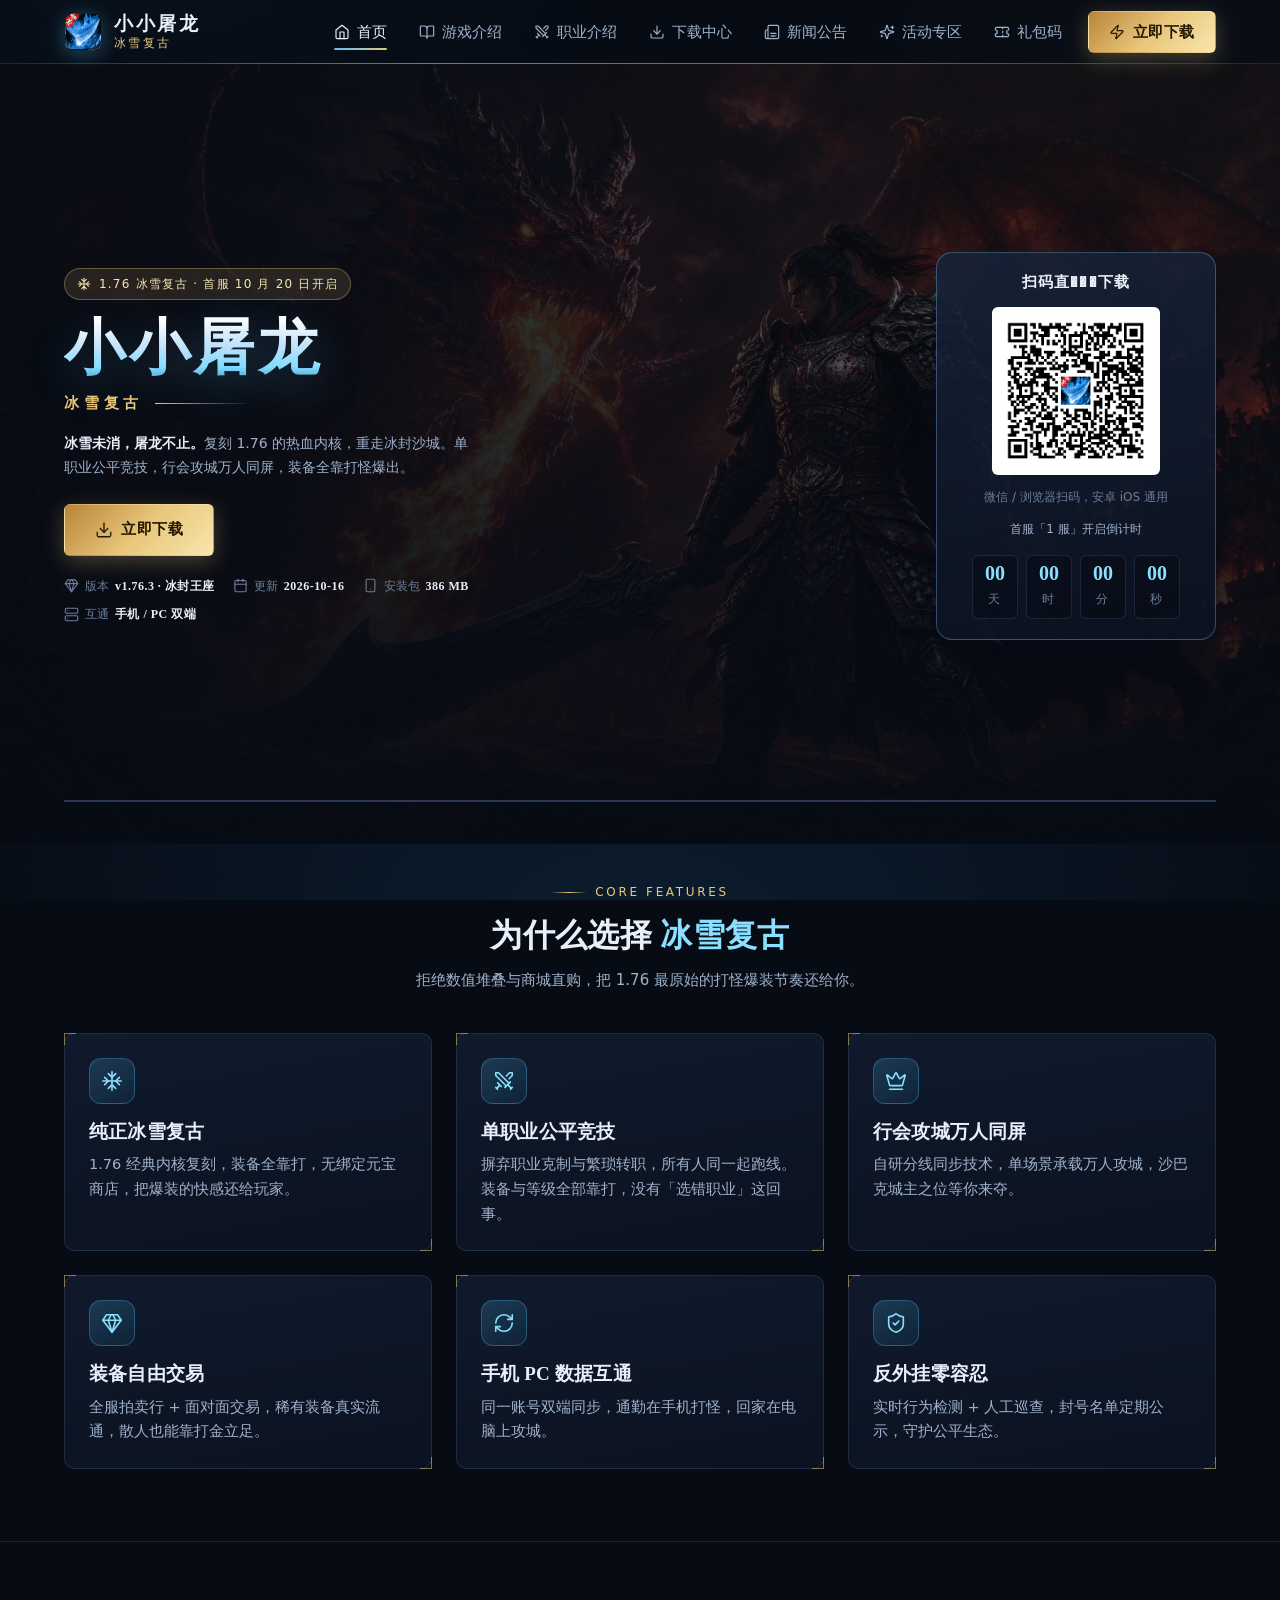
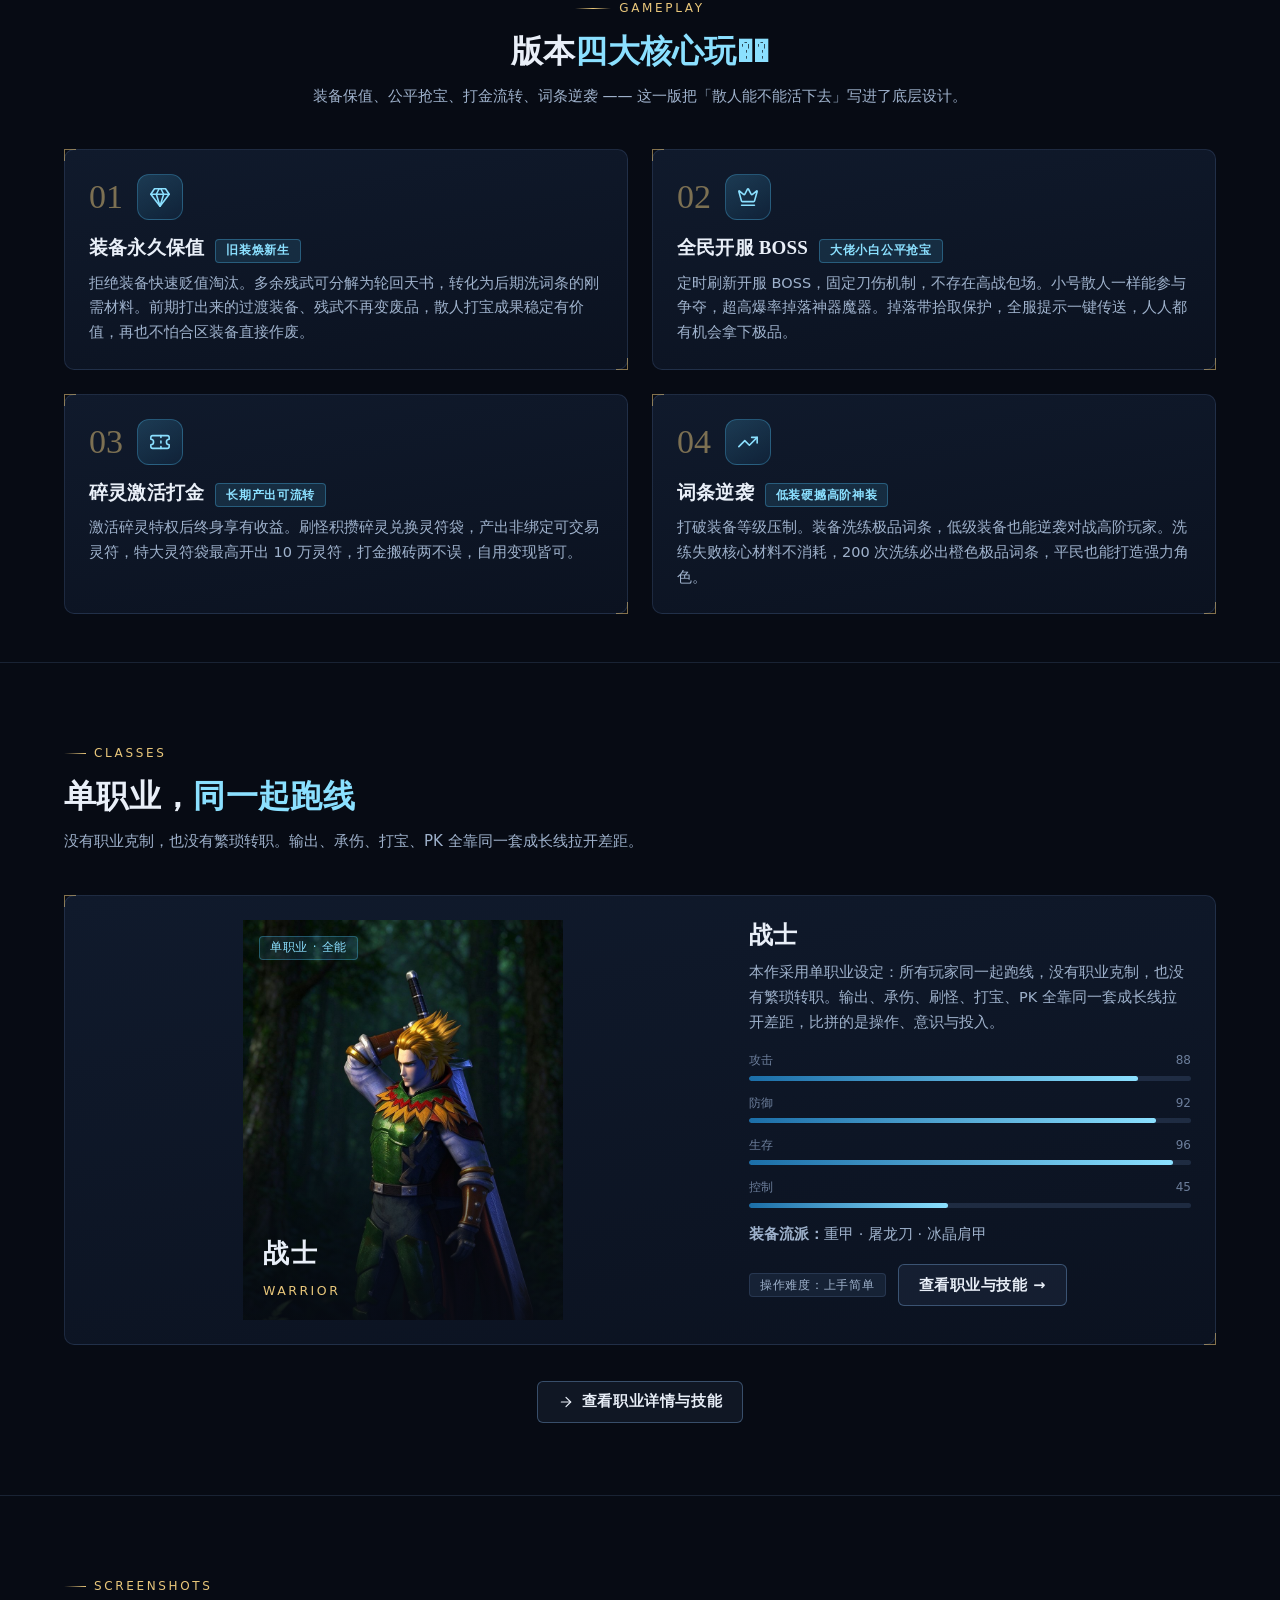
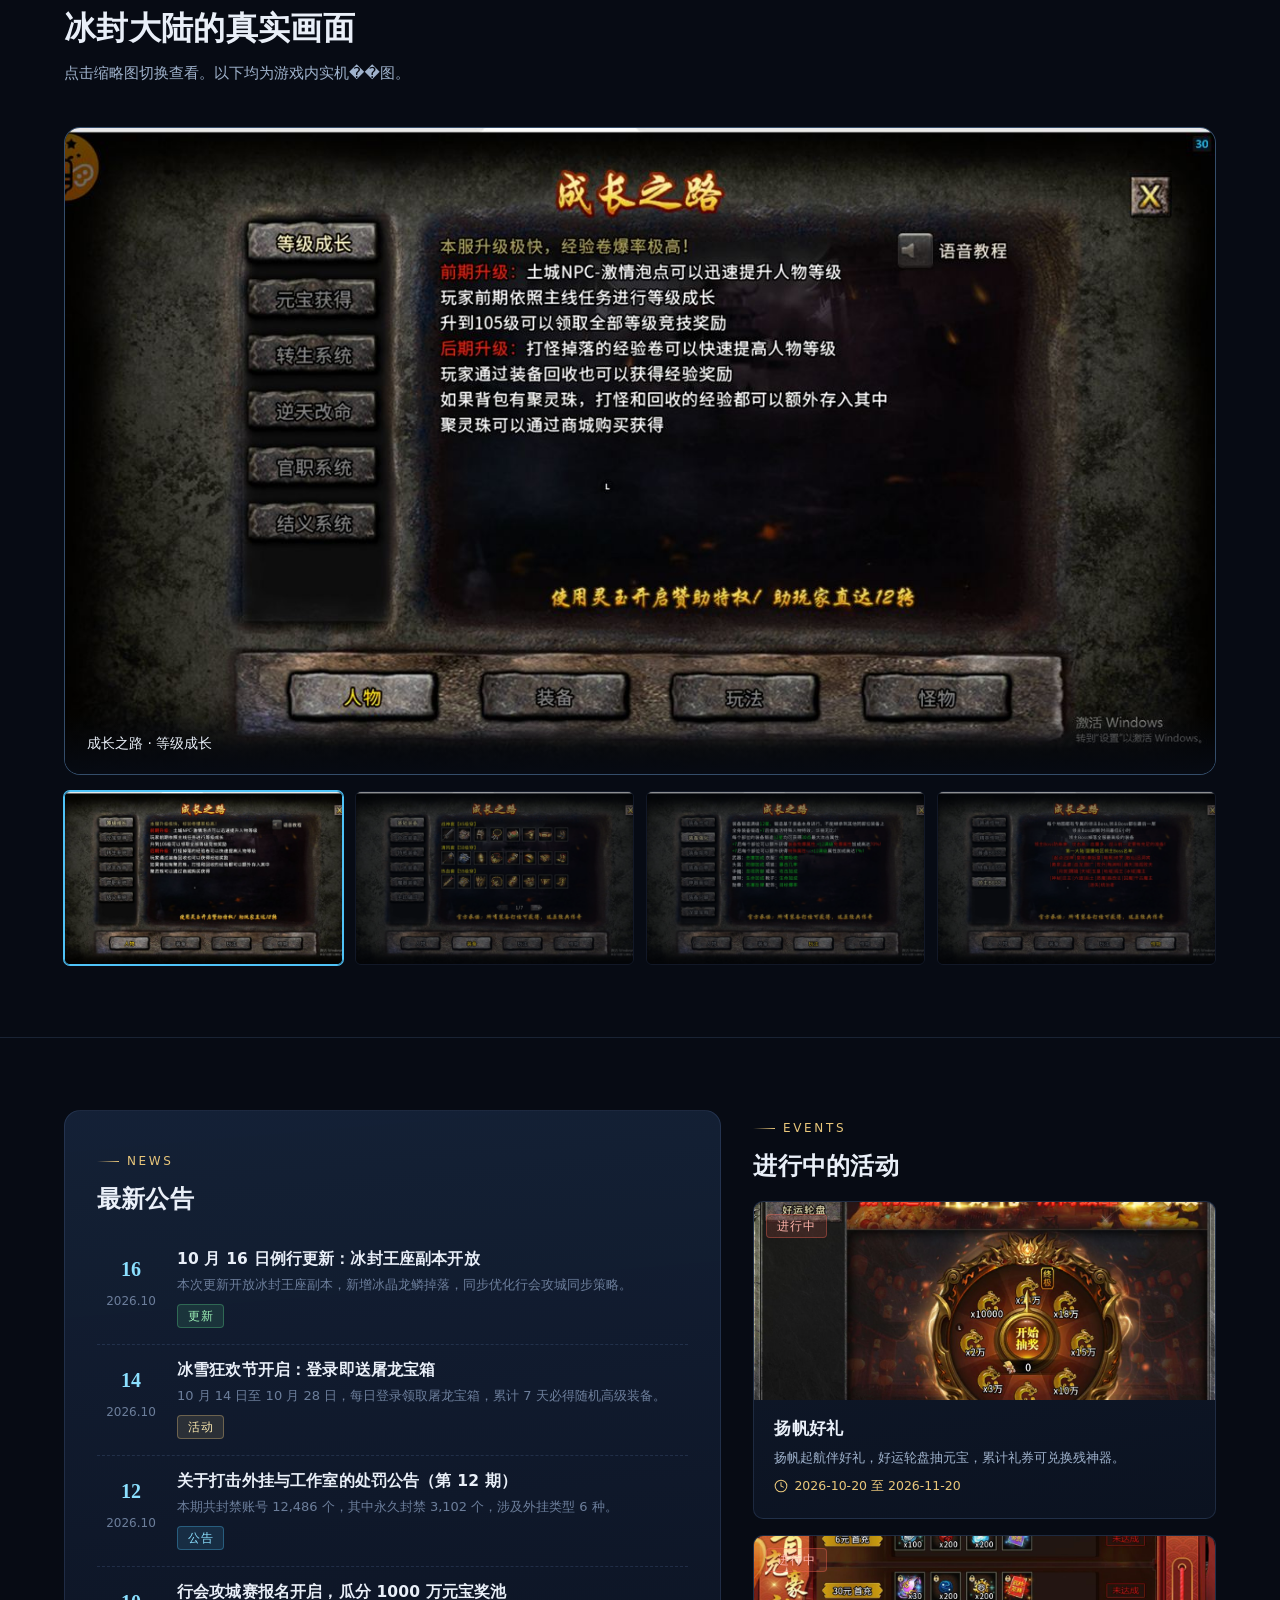
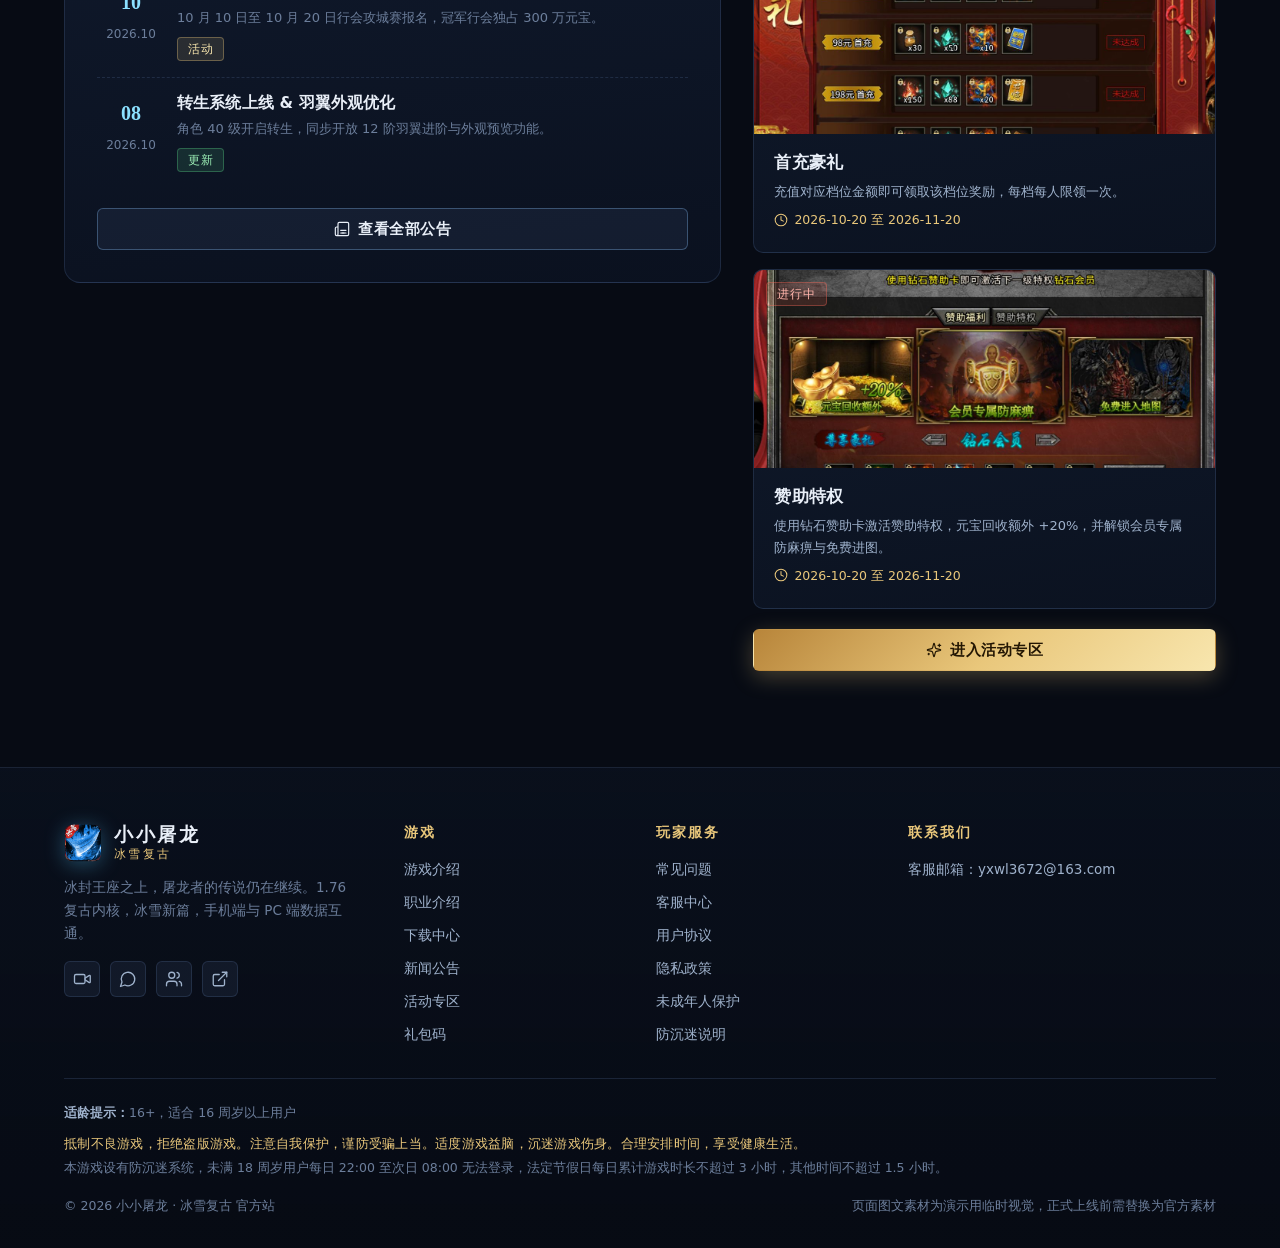
<file: index.html>
<!DOCTYPE html>
<html lang="zh-CN">
<head>
<meta charset="UTF-8">
<meta name="viewport" content="width=device-width, initial-scale=1, viewport-fit=cover">
<meta name="baidu-site-verification" content="codeva-XTNasRNs6f" />
<!-- 站点验证标签：百度（2026-10-19 加）。以后新增平台加在这行下面，别删旧的 -->
<title>小小屠龙-冰雪复古下载 - 官方网站</title>
<link rel="canonical" href="https://xxtl.fmbly.com/">
<meta name="robots" content="index, follow">

<meta name="description" content="小小屠龙 · 冰雪复古：1.76 经典内核复刻，单职业公平竞技，行会攻城万人同屏，手机 PC 数据互通。">
<link rel="icon" type="image/png" sizes="32x32" href="assets/favicon-32.png">
<link rel="icon" type="image/png" sizes="16x16" href="assets/favicon-16.png">
<link rel="apple-touch-icon" sizes="180x180" href="assets/apple-touch-icon.png">
<link rel="stylesheet" href="styles.css">
</head>
<body data-page="home">
<header class="site-header" id="siteHeader"></header>

<main class="page">

  <!-- ============ Hero ============ -->
  <section class="hero">
    <div class="hero-bg hero-bg--desktop" id="heroBgDesktop"></div>
    <div class="hero-bg hero-bg--mobile" id="heroBgMobile"></div>
    <div class="container hero-inner">
      <div class="hero-copy">
        <span class="hero-badge" data-icon="snowflake" data-icon-size="14">1.76 冰雪复古 · 首服 10 月 20 日开启</span>
        <h1 class="wordmark">小小屠龙</h1>
        <div class="wordmark-sub"><b>冰雪复古</b><i></i></div>
        <p class="hero-slogan"><strong>冰雪未消，屠龙不止。</strong>复刻 1.76 的热血内核，重走冰封沙城。单职业公平竞技，行会攻城万人同屏，装备全靠打怪爆出。</p>
        <div class="hero-actions">
          <a class="btn btn-gold btn-lg" href="https://229663.youxin75.com/qudao.php?s=/Download/f/WzUxOTEsNTE5MCwyMjk2NjNd" target="_blank" rel="noopener" data-icon="download" data-icon-size="18">立即下载</a>
        </div>
        <div class="hero-meta">
          <span data-icon="gem" data-icon-size="15">版本 <b id="hVersion"></b></span>
          <span data-icon="calendar" data-icon-size="15">更新 <b id="hUpdateAt"></b></span>
          <span data-icon="smartphone" data-icon-size="15">安装包 <b id="hSize"></b></span>
          <span data-icon="server" data-icon-size="15">互通 <b>手机 / PC 双端</b></span>
        </div>
      </div>
      <aside class="hero-qr">
        <h4>扫码直���下载</h4>
        <div class="qr-box"><img src="assets/qr-download.png" alt="小小屠龙-冰雪复古 官方下载二维码" width="168" height="168" loading="lazy"></div>
        <p>微信 / 浏览器扫码，安卓 iOS 通用</p>
        <p style="color:var(--sub)">首服「1 服」开启倒计时</p>
        <div class="countdown" id="openCountdown"></div>
      </aside>
    </div>
  </section>

  <!-- ============ 数据条 ============ -->
  <div class="container">
    <div class="stat-strip reveal" id="statStrip"></div>
  </div>

  <!-- ============ 六大特色 ============ -->
  <section class="section">
    <div class="container">
      <div class="section-head center reveal">
        <span class="eyebrow">Core Features</span>
        <h2 class="section-title">为什么选择 <span class="hl">冰雪复古</span></h2>
        <p class="section-desc">拒绝数值堆叠与商城直购，把 1.76 最原始的打怪爆装节奏还给你。</p>
      </div>
      <div class="grid grid-3" id="featureGrid"></div>
    </div>
  </section>

  <!-- ============ 版本四大核心玩法 ============ -->
  <section class="section section--tight" id="core">
    <div class="container">
      <div class="section-head center reveal">
        <span class="eyebrow">Gameplay</span>
        <h2 class="section-title">版本<span class="hl">四大核心玩��</span></h2>
        <p class="section-desc">装备保值、公平抢宝、打金流转、词条逆袭 —— 这一版把「散人能不能活下去」写进了底层设计。</p>
      </div>
      <div class="grid grid-2" id="coreGrid"></div>
    </div>
  </section>

  <!-- ============ 三大职业 ============ -->
  <section class="section">
    <div class="container">
      <div class="section-head reveal">
        <span class="eyebrow">Classes</span>
        <h2 class="section-title">单职业，<span class="hl">同一起跑线</span></h2>
        <p class="section-desc">没有职业克制，也没有繁琐转职。输出、承伤、打宝、PK 全靠同一套成长线拉开差距。</p>
      </div>
      <div class="grid" style="gap:24px" id="classGrid"></div>
      <div style="text-align:center;margin-top:36px" class="reveal">
        <a class="btn btn-ghost" href="classes.html" data-icon="arrow-right" data-icon-size="16">查看职业详情与技能</a>
      </div>
    </div>
  </section>

  <!-- ============ 游戏画面 ============ -->
  <section class="section">
    <div class="container">
      <div class="section-head reveal">
        <span class="eyebrow">Screenshots</span>
        <h2 class="section-title">冰封大陆的真实画面</h2>
        <p class="section-desc">点击缩略图切换查看。以下均为游戏内实机��图。</p>
      </div>
      <div class="reveal">
        <div class="shot-stage"><img id="shotStage" src="" alt="游戏画面"><div class="shot-cap" id="shotCap"></div></div>
        <div class="shot-strip" id="shotStrip"></div>
      </div>
    </div>
  </section>

  <!-- ============ 公告 + 活动 ============ -->
  <section class="section">
    <div class="container split">
      <div class="panel reveal">
        <div class="section-head" style="margin-bottom:20px">
          <span class="eyebrow">News</span>
          <h2 class="section-title" style="font-size:24px">最新公告</h2>
        </div>
        <div id="homeNews"></div>
        <div style="margin-top:20px">
          <a class="btn btn-ghost btn-block" href="news.html" data-icon="newspaper" data-icon-size="16">查看全部公告</a>
        </div>
      </div>
      <div class="reveal">
        <div class="section-head" style="margin-bottom:20px">
          <span class="eyebrow">Events</span>
          <h2 class="section-title" style="font-size:24px">进行中的活动</h2>
        </div>
        <div class="grid" style="gap:16px" id="homeActs"></div>
        <div style="margin-top:20px">
          <a class="btn btn-gold btn-block" href="activity.html" data-icon="sparkles" data-icon-size="16">进入活动专区</a>
        </div>
      </div>
    </div>
  </section>
</main>

<footer class="site-footer" id="siteFooter"></footer>
<button class="to-top" id="toTop" aria-label="返回顶部"></button>

<script src="mock.js"></script>
<script src="api.js"></script>
<script src="app.js"></script>
<script>
/* ---------- 首页渲染 ---------- */
(function () {
  var esc = App.esc;

  /* Hero 素材与版本信息 */
  document.getElementById('heroBgDesktop').style.backgroundImage = 'url("' + IMG.hero + '")';
  document.getElementById('heroBgMobile').style.backgroundImage = 'url("' + IMG.heroMobile + '")';
  document.getElementById('hVersion').textContent = DB.brand.version;
  document.getElementById('hUpdateAt').textContent = DB.brand.updateAt;
  document.getElementById('hSize').textContent = DB.brand.size;

  /* 首服开服倒计时 */
  document.getElementById('openCountdown').dataset.countdown = DB.brand.openTime;

  /* 数据条 */
  document.getElementById('statStrip').innerHTML = DB.stats.map(function (s) {
    return '<div class="stat"><b data-countup="' + s.value + '" data-suffix="' + s.unit + '" data-dec="' + s.dec + '">0</b><span>' + s.label + '</span></div>';
  }).join('');

  /* 六大特色 */
  document.getElementById('featureGrid').innerHTML = DB.features.map(function (f, i) {
    return '<div class="card feature-card corner reveal" style="--d:' + (i % 3) * 90 + 'ms">' +
      '<div class="f-icon" data-icon="' + f.icon + '" data-icon-size="22"></div>' +
      '<h3 class="card-title">' + f.title + '</h3>' +
      '<p class="card-text">' + f.desc + '</p></div>';
  }).join('');

  /* 版本四大核心玩法 */
  document.getElementById('coreGrid').innerHTML = DB.core.map(function (c, i) {
    return '<div class="card corner reveal" style="--d:' + (i % 2) * 90 + 'ms">' +
      '<div style="display:flex;align-items:center;gap:14px;margin-bottom:16px">' +
        '<span style="font-family:var(--font-display);font-size:34px;line-height:1;color:var(--gold);opacity:.5">' + c.no + '</span>' +
        '<div class="f-icon" data-icon="' + c.icon + '" data-icon-size="22" style="margin-bottom:0"></div>' +
      '</div>' +
      '<h3 class="card-title">' + esc(c.title) + ' <span class="tag tag-blue" style="margin-left:6px">' + esc(c.tag) + '</span></h3>' +
      '<p class="card-text">' + esc(c.desc) + '</p></div>';
  }).join('');

  /* 单职业（本作为单职业设定） */
  (function () {
    var c = DB.classes[0], s = c.stats;
    function bar(label, v) { return '<div class="stat-bar"><div><span>' + label + '</span><span>' + v + '</span></div><i><b style="width:' + v + '%"></b></i></div>'; }
    document.getElementById('classGrid').innerHTML =
      '<div class="card corner reveal" style="grid-column:1/-1">' +
        '<div class="split" style="align-items:start;gap:32px">' +
          '<div style="max-width:320px;width:100%;margin:0 auto">' +
            '<div class="class-art">' +
              '<img src="' + IMG[c.art] + '" alt="' + c.name + '立绘">' +
              '<span class="class-role tag tag-blue">' + c.role + '</span>' +
              '<div class="class-name"><b>' + c.name + '</b><span>' + c.en + '</span></div>' +
            '</div>' +
          '</div>' +
          '<div>' +
            '<h3 class="section-title" style="font-size:24px;margin-bottom:10px">' + c.name + '</h3>' +
            '<p class="card-text" style="margin-bottom:16px">' + c.desc + '</p>' +
            bar('攻击', s.atk) + bar('防御', s.def) + bar('生存', s.hp) + bar('控制', s.ctrl) +
            '<p class="card-text" style="margin-top:14px"><b>装备流派：</b>' + c.clothes + '</p>' +
            '<div style="margin-top:18px;display:flex;gap:12px;flex-wrap:wrap;align-items:center">' +
              '<span class="tag tag-gray">操作难度：' + c.diffText + '</span>' +
              '<a class="btn btn-ghost btn-sm" href="classes.html">查看职业与技能 →</a>' +
            '</div>' +
          '</div>' +
        '</div>' +
      '</div>';
  })();

  /* 游戏画面切换 */
  var stage = document.getElementById('shotStage'), cap = document.getElementById('shotCap'), strip = document.getElementById('shotStrip');
  strip.innerHTML = DB.shots.map(function (s, i) {
    return '<div class="shot-thumb' + (i === 0 ? ' is-active' : '') + '" data-i="' + i + '"><img src="' + s.src + '" alt="' + s.cap + '"></div>';
  }).join('');
  function showShot(i) {
    stage.src = DB.shots[i].src; stage.alt = DB.shots[i].cap; cap.textContent = DB.shots[i].cap;
    strip.querySelectorAll('.shot-thumb').forEach(function (t) { t.classList.toggle('is-active', +t.dataset.i === i); });
  }
  strip.addEventListener('click', function (e) {
    var t = e.target.closest('.shot-thumb'); if (t) showShot(+t.dataset.i);
  });
  showShot(0);

  /* 最新公告（走 API，含 loading 骨架屏） */
  var newsBox = document.getElementById('homeNews');
  newsBox.innerHTML = '<div class="skeleton sk-line w40"></div><div class="skeleton sk-line w90"></div>' +
    '<div class="skeleton sk-line w70"></div><div class="skeleton sk-line w90"></div>';
  API.fetchNews({ page: 1, pageSize: 5 }).then(function (res) {
    var tagMap = { '公告': 'tag-blue', '活动': 'tag-gold', '更新': 'tag-ok' };
    newsBox.innerHTML = res.data.list.map(function (n) {
      var d = App.fmtDate(n.date);
      return '<a class="news-item" href="news-detail.html?id=' + n.id + '">' +
        '<span class="news-date"><b>' + d.d + '</b><span>' + d.ym + '</span></span>' +
        '<span class="news-main"><h4>' + esc(n.title) + '</h4><p>' + esc(n.summary) + '</p>' +
        '<span class="tag ' + tagMap[n.type] + '">' + n.type + '</span></span></a>';
    }).join('');
  });

  /* 进行中的活动 */
  var actBox = document.getElementById('homeActs');
  actBox.innerHTML = '<div class="skeleton sk-block"></div>';
  API.fetchActivities('进行中').then(function (res) {
    actBox.innerHTML = res.data.slice(0, 3).map(function (a) {
      return '<a class="card act-card corner" style="margin:0" href="activity.html#' + a.id + '">' +
        '<div class="act-banner"><img src="' + a.banner + '" alt="' + a.name + '"><span class="tag tag-red">' + a.status + '</span></div>' +
        '<div class="act-body"><h4 class="card-title" style="font-size:16.5px">' + a.name + '</h4>' +
        '<p class="card-text" style="font-size:13px">' + a.desc + '</p>' +
        '<div class="act-time" data-icon="clock" data-icon-size="14">' + a.start + ' 至 ' + a.end + '</div></div></a>';
    }).join('');
    App.initDynamic(actBox);
  });

  App.initDynamic(document);
})();
</script>
</body>
</html>
</file>
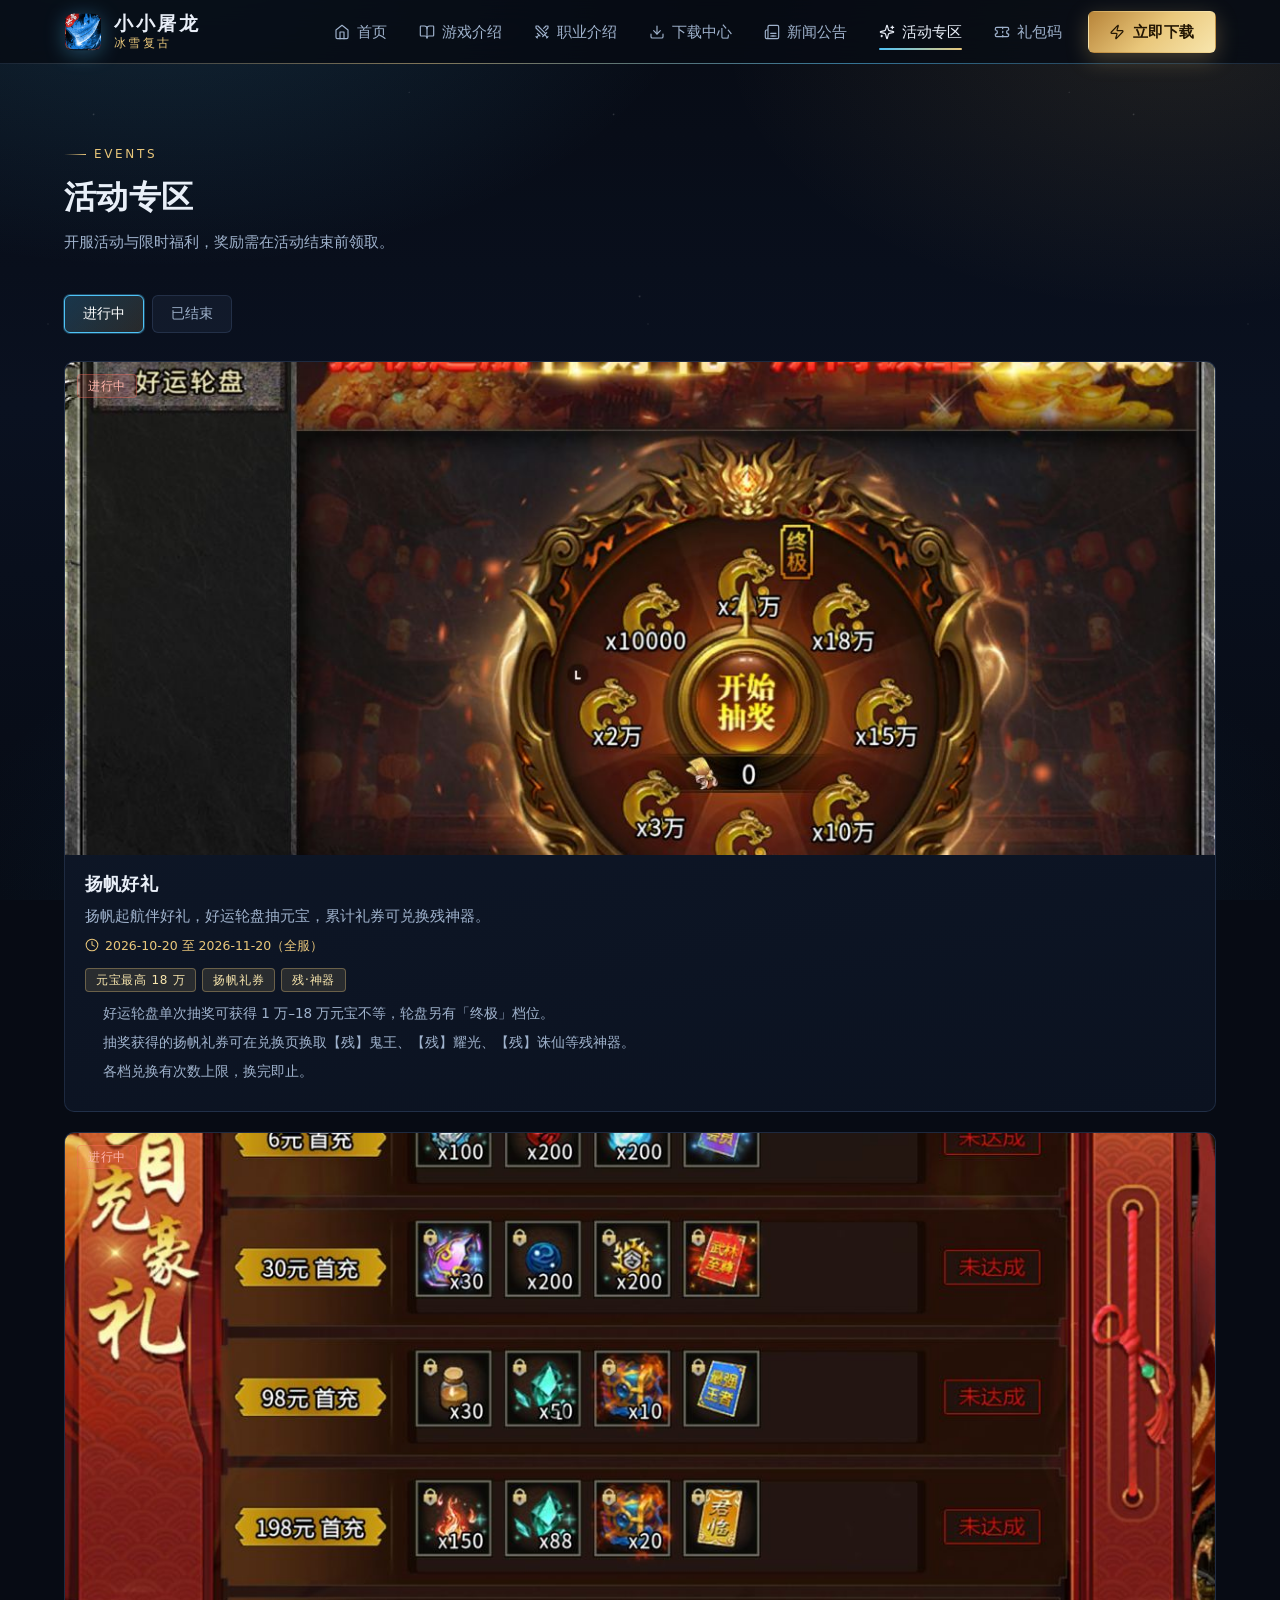
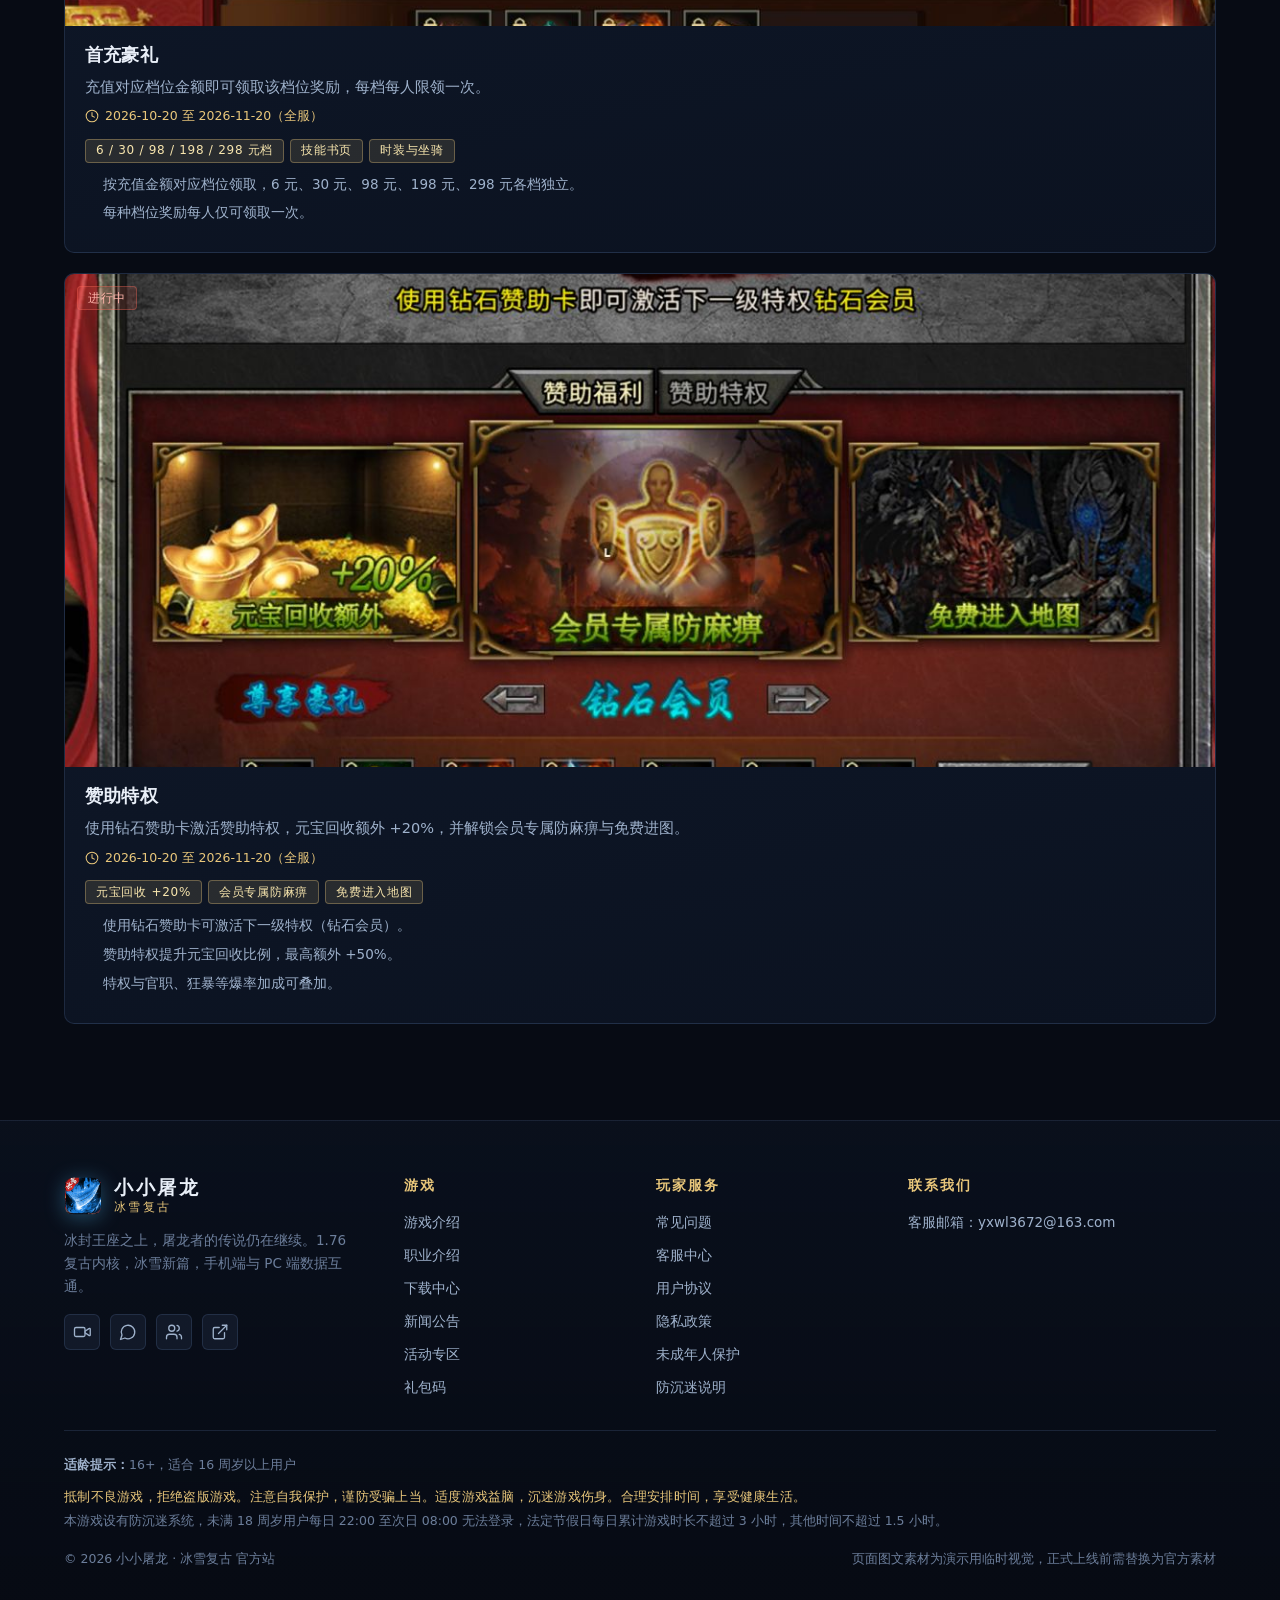
<file: activity.html>
<!DOCTYPE html>
<html lang="zh-CN">
<head>
<meta charset="UTF-8">
<meta name="viewport" content="width=device-width, initial-scale=1, viewport-fit=cover">
<title>活动专区 - 小小屠龙-冰雪复古下载</title>
<link rel="canonical" href="https://xxtl.fmbly.com/activity.html">
<meta name="robots" content="index, follow">

<meta name="description" content="小小屠龙 · 冰雪复古 活动专区：开服活动、限时福利与攻城赛事。">
<link rel="icon" type="image/png" sizes="32x32" href="assets/favicon-32.png">
<link rel="icon" type="image/png" sizes="16x16" href="assets/favicon-16.png">
<link rel="apple-touch-icon" sizes="180x180" href="assets/apple-touch-icon.png">
<link rel="stylesheet" href="styles.css">
</head>
<body data-page="activity">
<header class="site-header" id="siteHeader"></header>
<main class="page">

  <section class="section">
    <div class="container">
      <div class="section-head reveal">
        <span class="eyebrow">Events</span>
        <h1 class="section-title">活动专区</h1>
        <p class="section-desc">开服活动与限时福利，奖励需在活动结束前领取。</p>
      </div>
      <div class="tabs" id="actTabs"></div>
      <div class="grid" style="gap:20px;margin-top:8px" id="actList"></div>
    </div>
  </section>
</main>

<footer class="site-footer" id="siteFooter"></footer>
<button class="to-top" id="toTop" aria-label="返回顶部"></button>

<script src="mock.js"></script>
<script src="api.js"></script>
<script src="app.js"></script>
<script>
(function () {
  var esc = App.esc, cur = '进行中';
  var TABS = ['进行中', '已结束'];
  document.getElementById('actTabs').innerHTML = TABS.map(function (t) {
    return '<button class="tab' + (t === cur ? ' is-active' : '') + '" data-t="' + t + '" type="button">' + t + '</button>';
  }).join('');

  function render(list) {
    if (!list.length) return '<div class="empty">暂无活动</div>';
    return list.map(function (a) {
      var st = a.status === '进行中' ? 'tag-red' : (a.status === '即将开始' ? 'tag-gold' : 'tag-gray');
      return '<div class="card act-card corner" id="' + a.id + '" style="margin:0">' +
        '<div class="act-banner"><img src="' + a.banner + '" alt="' + esc(a.name) + '">' +
        '<span class="tag ' + st + '">' + esc(a.status) + '</span></div>' +
        '<div class="act-body"><h3 class="card-title" style="font-size:18px">' + esc(a.name) + '</h3>' +
        '<p class="card-text">' + esc(a.desc) + '</p>' +
        '<div class="act-time" data-icon="clock" data-icon-size="14">' + esc(a.start) + ' 至 ' + esc(a.end) + '（' + esc(a.scope || '全服') + '）</div>' +
        '<div class="act-reward">' + (a.reward || []).map(function (r) { return '<span class="tag tag-gold">' + esc(r) + '</span>'; }).join('') + '</div>' +
        '<ul style="margin:10px 0 0;padding-left:18px;font-size:13.5px;color:var(--sub)">' +
        (a.rules || []).map(function (r) { return '<li style="margin-bottom:6px">' + esc(r) + '</li>'; }).join('') + '</ul>' +
        '</div></div>';
    }).join('');
  }
  function load() {
    var box = document.getElementById('actList');
    box.innerHTML = '<div class="skeleton sk-block"></div>';
    API.fetchActivities(cur).then(function (res) {
      box.innerHTML = render(res.data);
      App.initDynamic(box);
    });
  }
  document.getElementById('actTabs').addEventListener('click', function (e) {
    var t = e.target.closest('.tab'); if (!t) return;
    cur = t.dataset.t;
    this.querySelectorAll('.tab').forEach(function (x) { x.classList.toggle('is-active', x === t); });
    load();
  });
  load();
})();
</script>
</body>
</html>
</file>
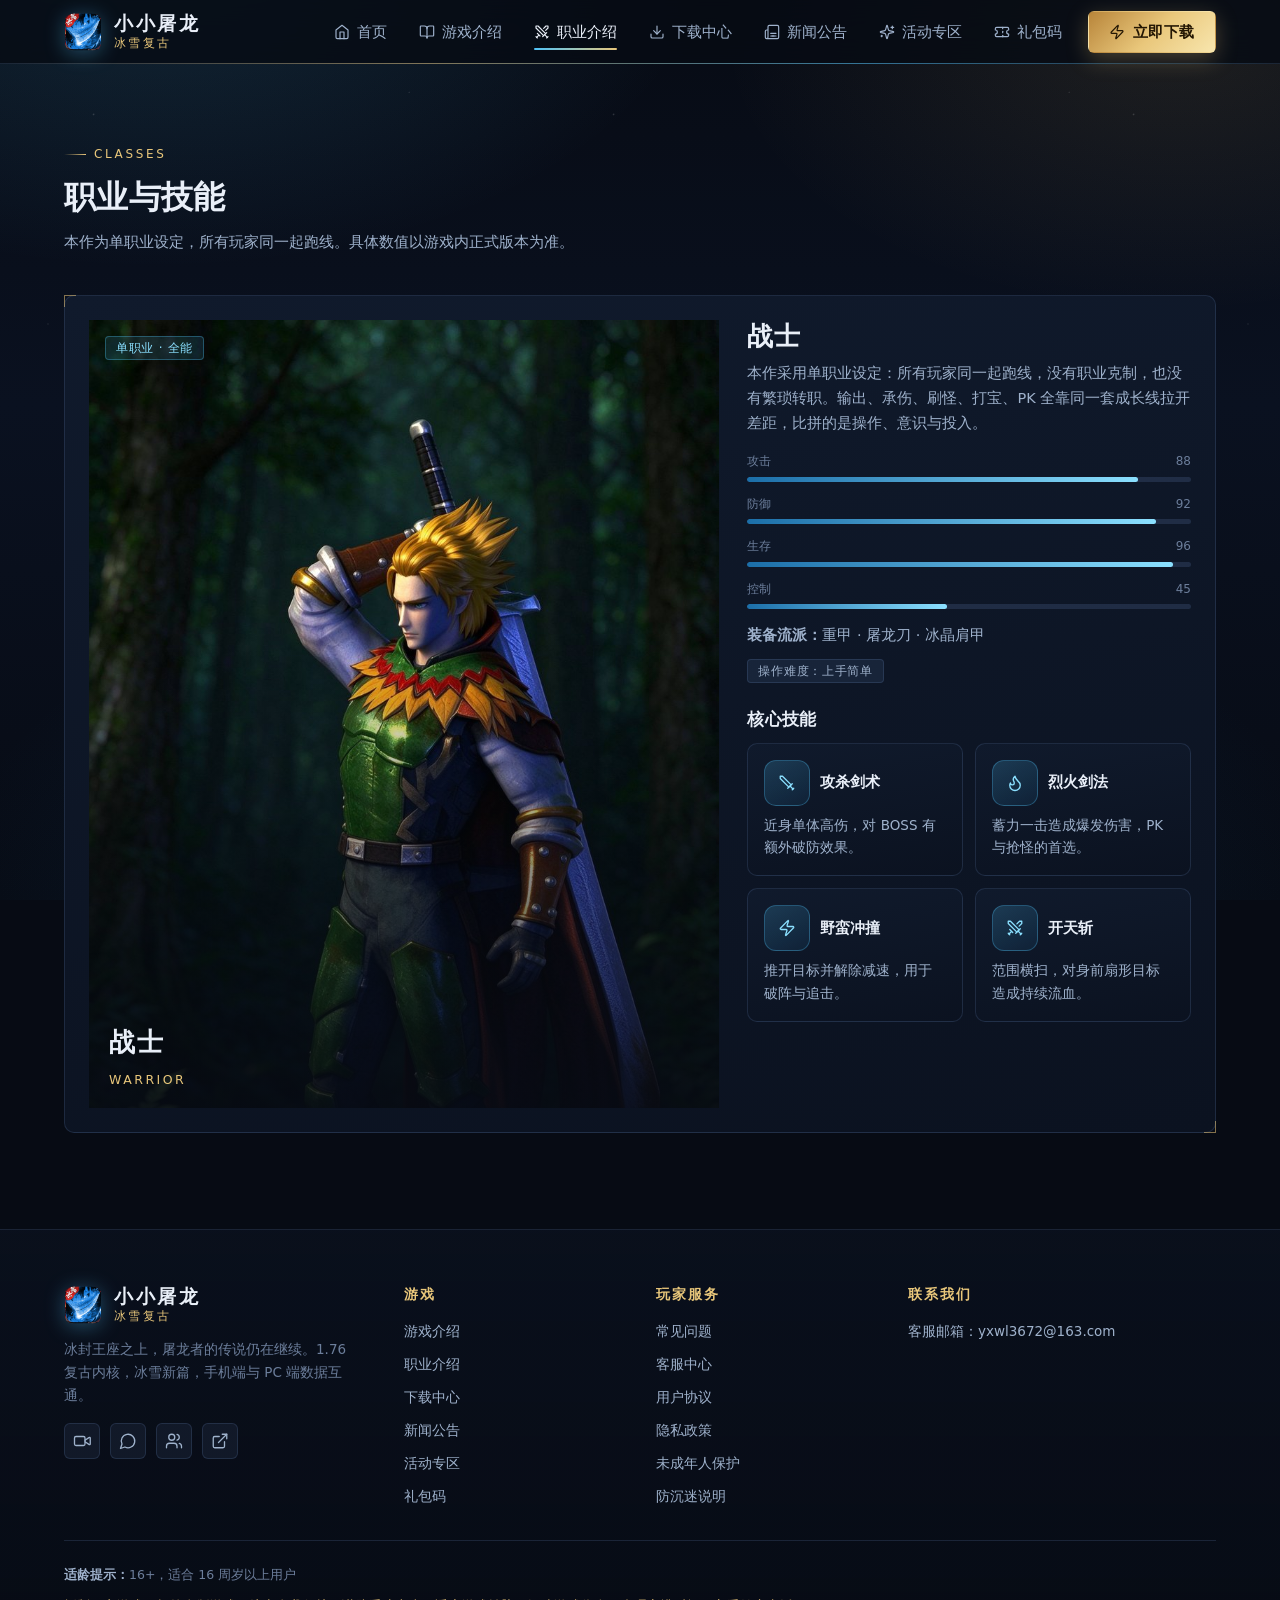
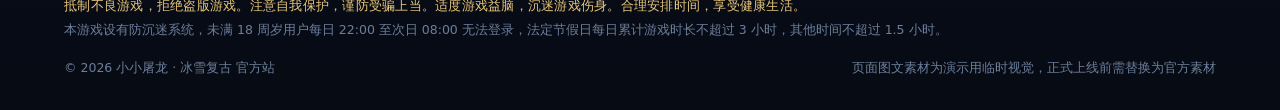
<file: classes.html>
<!DOCTYPE html>
<html lang="zh-CN">
<head>
<meta charset="UTF-8">
<meta name="viewport" content="width=device-width, initial-scale=1, viewport-fit=cover">
<title>职业介绍 - 小小屠龙-冰雪复古下载</title>
<link rel="canonical" href="https://xxtl.fmbly.com/classes.html">
<meta name="robots" content="index, follow">

<meta name="description" content="小小屠龙 · 冰雪复古 职业定位与技能说明：单职业的定位、属性与核心技能。">
<link rel="icon" type="image/png" sizes="32x32" href="assets/favicon-32.png">
<link rel="icon" type="image/png" sizes="16x16" href="assets/favicon-16.png">
<link rel="apple-touch-icon" sizes="180x180" href="assets/apple-touch-icon.png">
<link rel="stylesheet" href="styles.css">
</head>
<body data-page="classes">
<header class="site-header" id="siteHeader"></header>
<main class="page">

  <section class="section">
    <div class="container">
      <div class="section-head reveal">
        <span class="eyebrow">Classes</span>
        <h1 class="section-title">职业与技能</h1>
        <p class="section-desc">本作为单职业设定，所有玩家同一起跑线。具体数值以游戏内正式版本为准。</p>
      </div>
      <div class="grid" style="gap:24px" id="clsList"></div>
    </div>
  </section>
</main>

<footer class="site-footer" id="siteFooter"></footer>
<button class="to-top" id="toTop" aria-label="返回顶部"></button>

<script src="mock.js"></script>
<script src="api.js"></script>
<script src="app.js"></script>
<script>
(function () {
  var esc = App.esc;
  function bar(label, v) {
    return '<div class="stat-bar"><div><span>' + label + '</span><span>' + v + '</span></div>' +
      '<i><b style="width:' + v + '%"></b></i></div>';
  }
  document.getElementById('clsList').innerHTML = DB.classes.map(function (c) {
    var sk = (c.skills || []).map(function (s) {
      return '<div class="card" style="padding:16px;margin:0">' +
        '<div style="display:flex;align-items:center;gap:10px;margin-bottom:8px">' +
        '<span class="f-icon" data-icon="' + s.icon + '" data-icon-size="18" style="margin:0"></span>' +
        '<b style="font-size:15px">' + esc(s.name) + '</b></div>' +
        '<p class="card-text" style="font-size:13.5px">' + esc(s.desc) + '</p></div>';
    }).join('');
    return '<div class="card corner reveal" id="' + c.key + '">' +
      '<div class="split" style="align-items:start;gap:28px">' +
        '<div>' +
          '<div class="class-art" style="margin-bottom:0">' +
            '<img src="' + IMG[c.art] + '" alt="' + esc(c.name) + '立绘">' +
            '<span class="class-role tag tag-blue">' + esc(c.role) + '</span>' +
            '<div class="class-name"><b>' + esc(c.name) + '</b><span>' + esc(c.en) + '</span></div>' +
          '</div>' +
        '</div>' +
        '<div>' +
          '<h2 class="section-title" style="font-size:26px;margin-bottom:8px">' + esc(c.name) + '</h2>' +
          '<p class="card-text" style="margin-bottom:16px">' + esc(c.desc) + '</p>' +
          bar('攻击', c.stats.atk) + bar('防御', c.stats.def) + bar('生存', c.stats.hp) + bar('控制', c.stats.ctrl) +
          '<p class="card-text" style="margin-top:14px"><b>装备流派：</b>' + esc(c.clothes || '—') + '</p>' +
          '<div style="margin-top:8px"><span class="tag tag-gray">操作难度：' + esc(c.diffText) + '</span></div>' +
          '<h3 class="card-title" style="margin:26px 0 12px;font-size:17px">核心技能</h3>' +
          '<div class="grid grid-2" style="gap:12px">' + sk + '</div>' +
        '</div>' +
      '</div></div>';
  }).join('');
  App.initDynamic(document);
})();
</script>
</body>
</html>
</file>
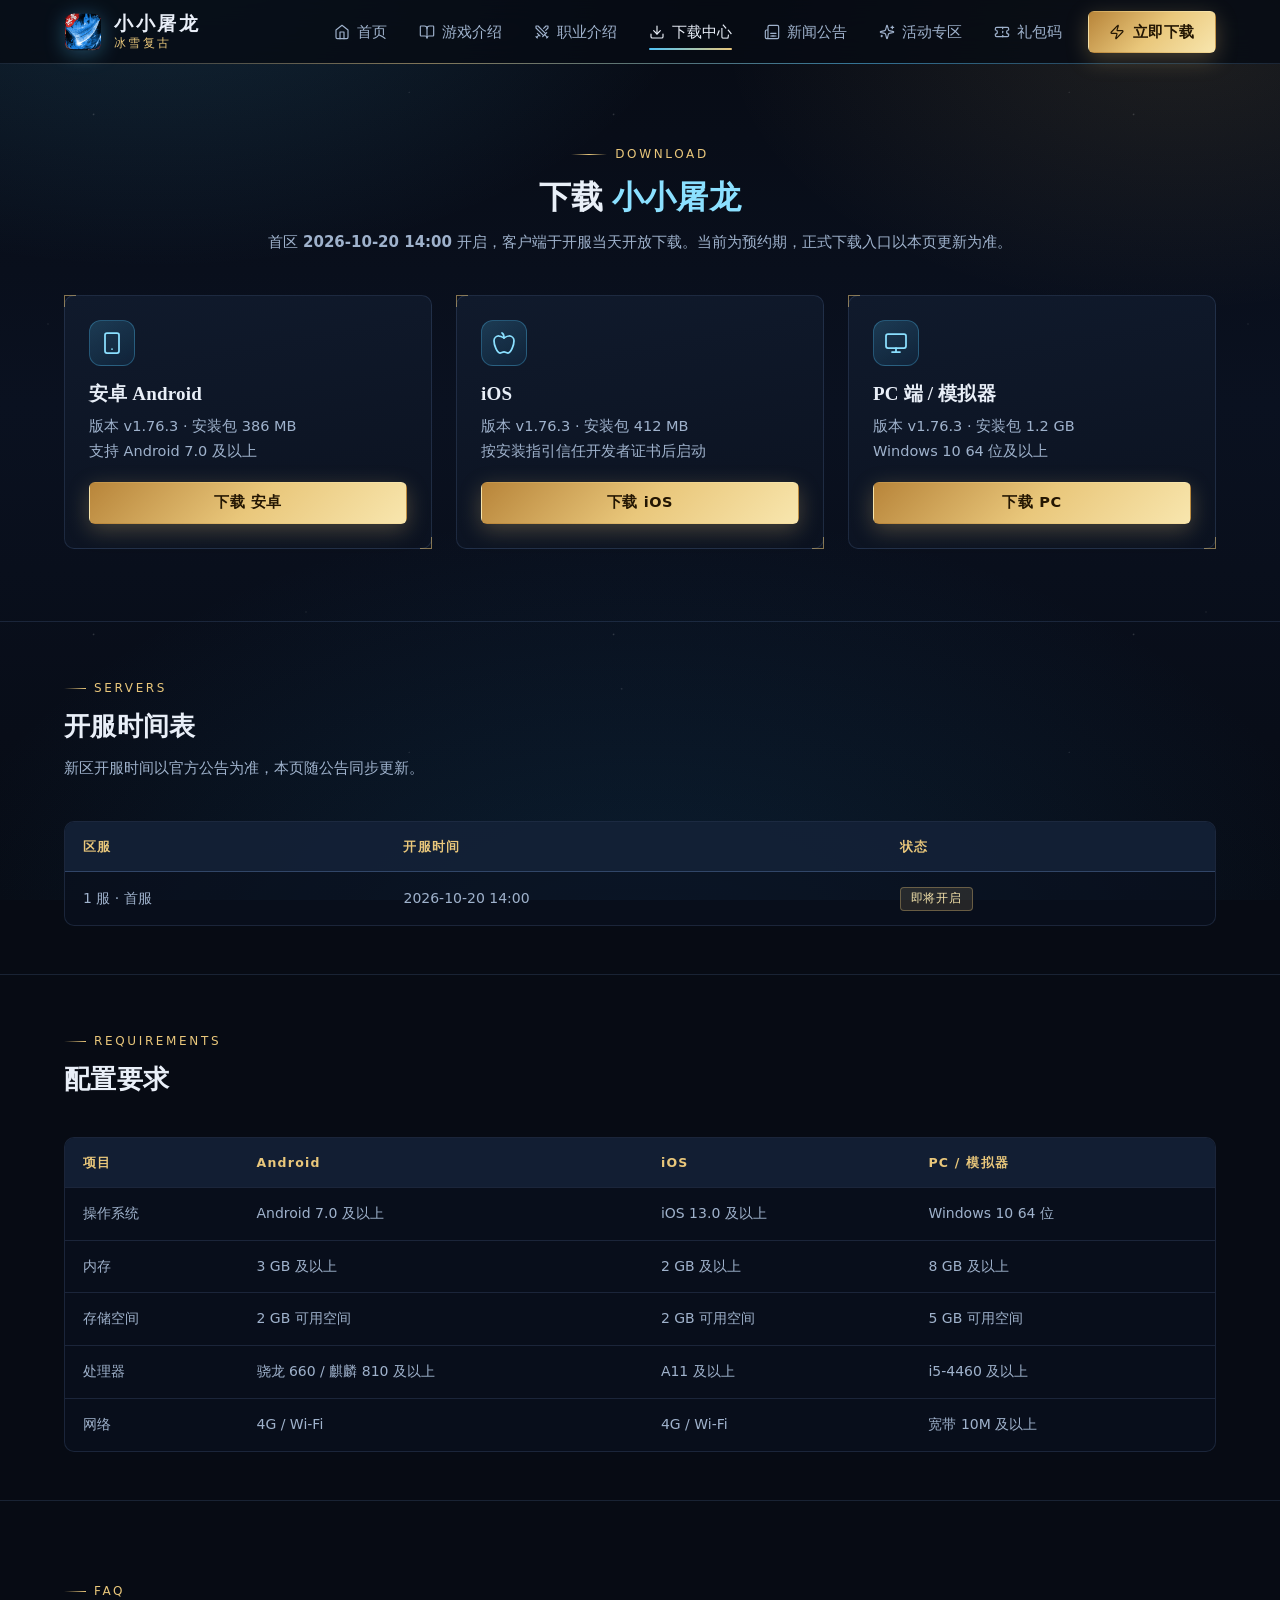
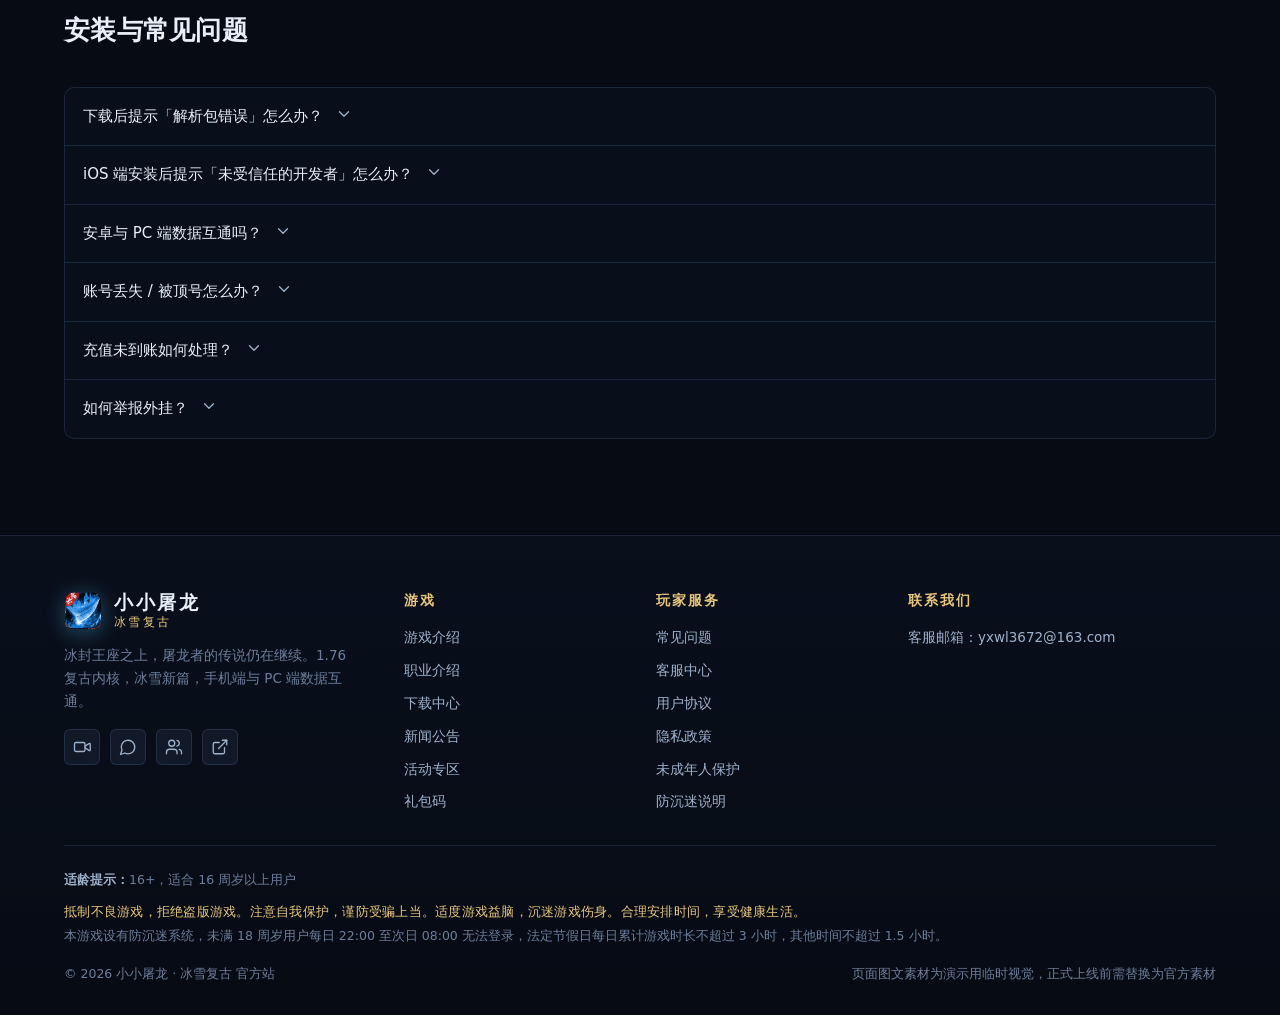
<file: download.html>
<!DOCTYPE html>
<html lang="zh-CN">
<head>
<meta charset="UTF-8">
<meta name="viewport" content="width=device-width, initial-scale=1, viewport-fit=cover">
<title>下载游戏 - 小小屠龙-冰雪复古下载</title>
<link rel="canonical" href="https://xxtl.fmbly.com/download.html">
<meta name="robots" content="index, follow">

<meta name="description" content="小小屠龙 · 冰雪复古 安卓 / iOS / PC 模拟器 三端下载，三端数据互通。首区 2026 年 10 月 20 日 14:00 开启。">
<link rel="icon" type="image/png" sizes="32x32" href="assets/favicon-32.png">
<link rel="icon" type="image/png" sizes="16x16" href="assets/favicon-16.png">
<link rel="apple-touch-icon" sizes="180x180" href="assets/apple-touch-icon.png">
<link rel="stylesheet" href="styles.css">
</head>
<body data-page="download">
<header class="site-header" id="siteHeader"></header>
<main class="page">

  <section class="section">
    <div class="container">
      <div class="section-head center reveal">
        <span class="eyebrow">Download</span>
        <h1 class="section-title">下载 <span class="hl">小小屠龙</span></h1>
        <p class="section-desc" id="dlNotice"></p>
      </div>
      <div class="grid grid-3" id="dlGrid"></div>
    </div>
  </section>

  <section class="section section--tight">
    <div class="container">
      <div class="section-head reveal">
        <span class="eyebrow">Servers</span>
        <h2 class="section-title" style="font-size:26px">开服时间表</h2>
        <p class="section-desc">新区开服时间以官方公告为准，本页随公告同步更新。</p>
      </div>
      <div class="table-wrap"><table class="data-table" id="srvTable"></table></div>
    </div>
  </section>

  <section class="section section--tight">
    <div class="container">
      <div class="section-head reveal">
        <span class="eyebrow">Requirements</span>
        <h2 class="section-title" style="font-size:26px">配置要求</h2>
      </div>
      <div class="table-wrap"><table class="data-table" id="cfgTable"></table></div>
    </div>
  </section>

  <section class="section" id="faq">
    <div class="container">
      <div class="section-head reveal">
        <span class="eyebrow">FAQ</span>
        <h2 class="section-title" style="font-size:26px">安装与常见问题</h2>
      </div>
      <div class="accordion" id="faqBox"></div>
    </div>
  </section>
</main>

<footer class="site-footer" id="siteFooter"></footer>
<button class="to-top" id="toTop" aria-label="返回顶部"></button>

<script src="mock.js"></script>
<script src="api.js"></script>
<script src="app.js"></script>
<script>
(function () {
  var esc = App.esc;

  document.getElementById('dlNotice').innerHTML =
    '首区 <b>' + esc(DB.servers[0].openTime) + '</b> 开启，客户端于开服当天开放下载。' +
    '当前为预约期，正式下载入口以本页更新为准。';

  /* 三端下载卡 */
  document.getElementById('dlGrid').innerHTML = DB.downloads.map(function (d) {
    var ready = d.url && d.url !== '#';
    var btn = ready
      ? '<a class="btn btn-gold btn-block" href="' + d.url + '" target="_blank" rel="noopener">下载 ' + esc(d.platform.split(' ')[0]) + '</a>'
      : '<span class="btn btn-ghost btn-block" aria-disabled="true" style="opacity:.55;cursor:not-allowed">开服当天开放</span>';
    return '<div class="card corner reveal">' +
      '<div class="f-icon" data-icon="' + d.icon + '" data-icon-size="24"></div>' +
      '<h3 class="card-title">' + esc(d.platform) + '</h3>' +
      '<p class="card-text">版本 ' + esc(d.version) + ' · 安装包 ' + esc(d.size) + '</p>' +
      '<p class="card-text">' + esc(d.note) + '</p>' +
      '<div style="margin-top:18px">' + btn + '</div></div>';
  }).join('');

  /* 开服表 */
  document.getElementById('srvTable').innerHTML =
    '<thead><tr><th>区服</th><th>开服时间</th><th>状态</th></tr></thead><tbody>' +
    DB.servers.map(function (s) {
      var cls = s.status === '即将开启' ? 'tag-gold' : (s.status === '已开启' ? 'tag-ok' : 'tag-gray');
      return '<tr><td>' + esc(s.name) + '</td><td>' + esc(s.openTime) + '</td>' +
        '<td><span class="tag ' + cls + '">' + esc(s.status) + '</span></td></tr>';
    }).join('') + '</tbody>';

  /* 配置要求 */
  document.getElementById('cfgTable').innerHTML =
    '<thead><tr><th>项目</th><th>Android</th><th>iOS</th><th>PC / 模拟器</th></tr></thead><tbody>' +
    DB.config.map(function (c) {
      return '<tr><td>' + esc(c.item) + '</td><td>' + esc(c.android) + '</td><td>' + esc(c.ios) + '</td><td>' + esc(c.pc) + '</td></tr>';
    }).join('') + '</tbody>';

  /* FAQ 手风琴 */
  document.getElementById('faqBox').innerHTML = DB.faq.map(function (f, i) {
    return '<div class="acc-item">' +
      '<button class="acc-head" type="button" aria-expanded="' + (i === 0) + '">' + esc(f.q) +
        '<span data-icon="chevron-down" data-icon-size="18"></span></button>' +
      '<div class="acc-body"' + (i === 0 ? '' : ' hidden') + '><p>' + esc(f.a) + '</p></div></div>';
  }).join('');

  App.initDynamic(document);
})();
</script>
</body>
</html>
</file>
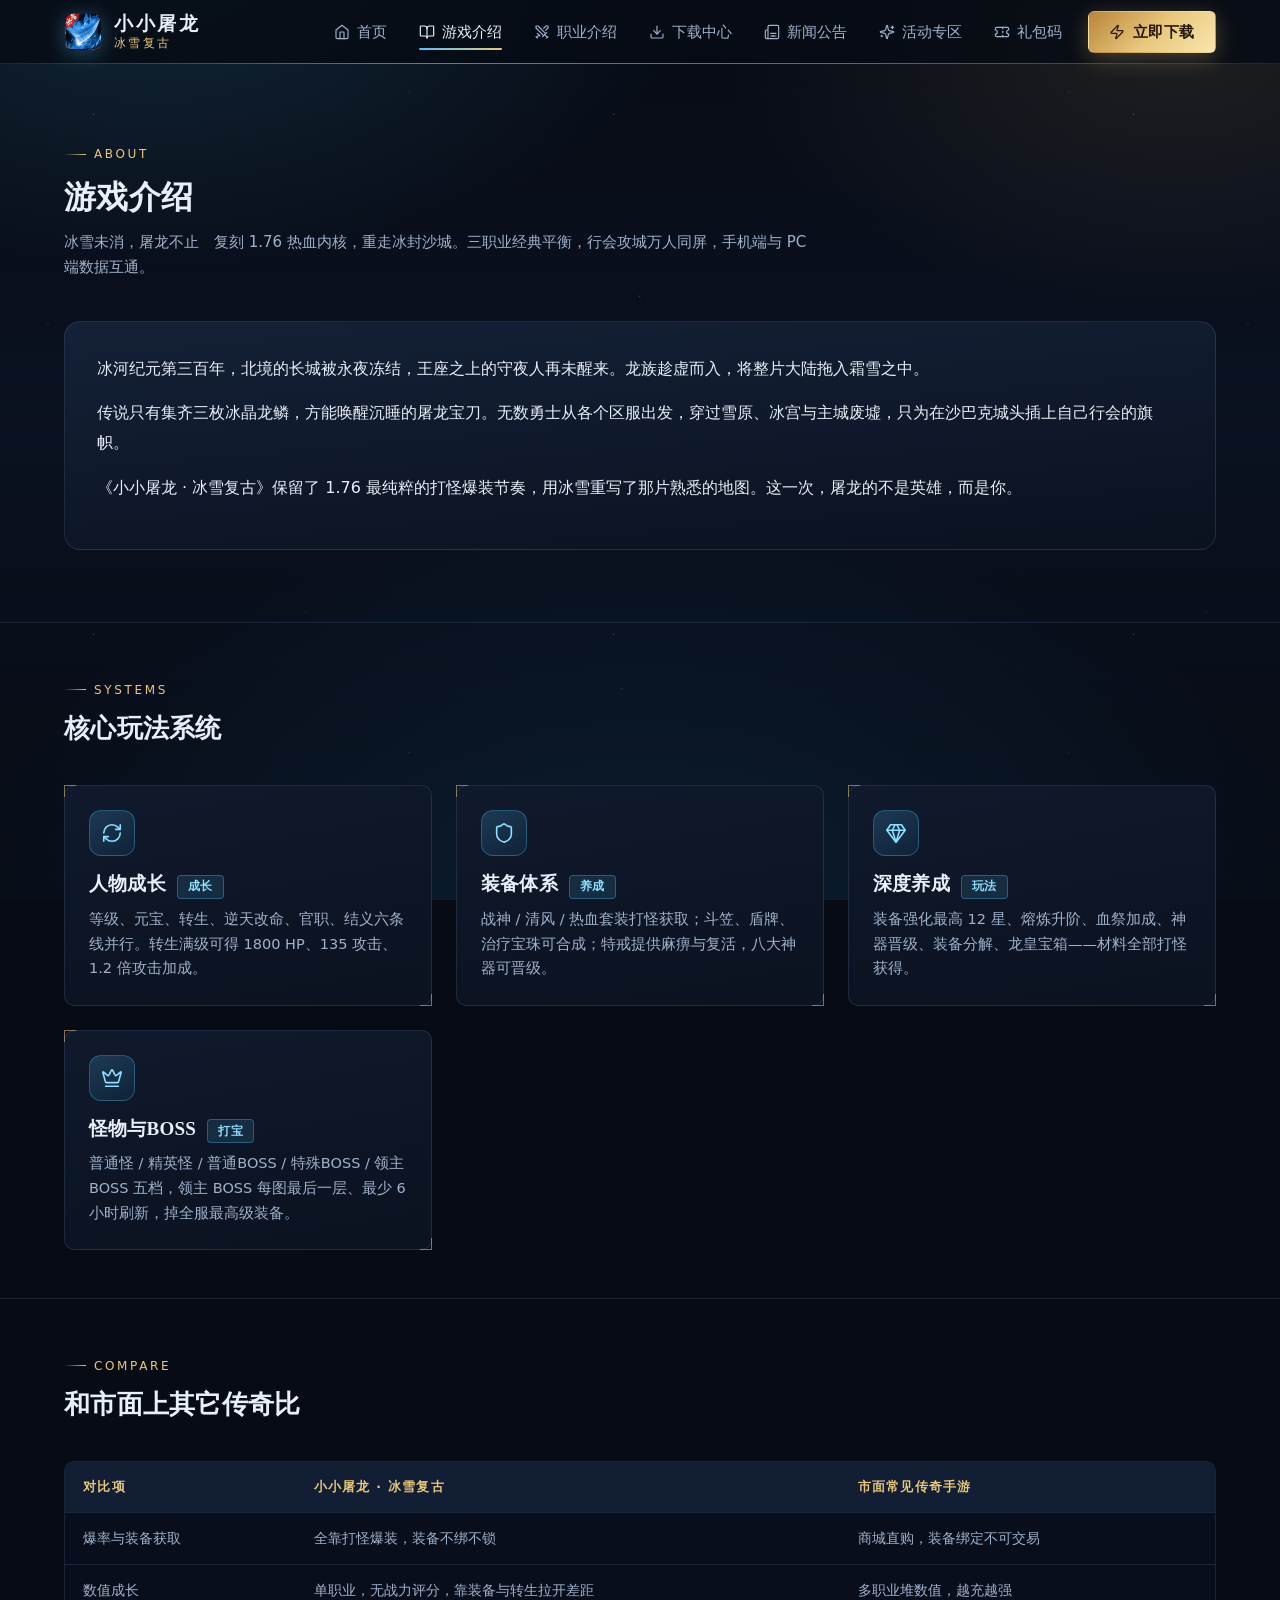
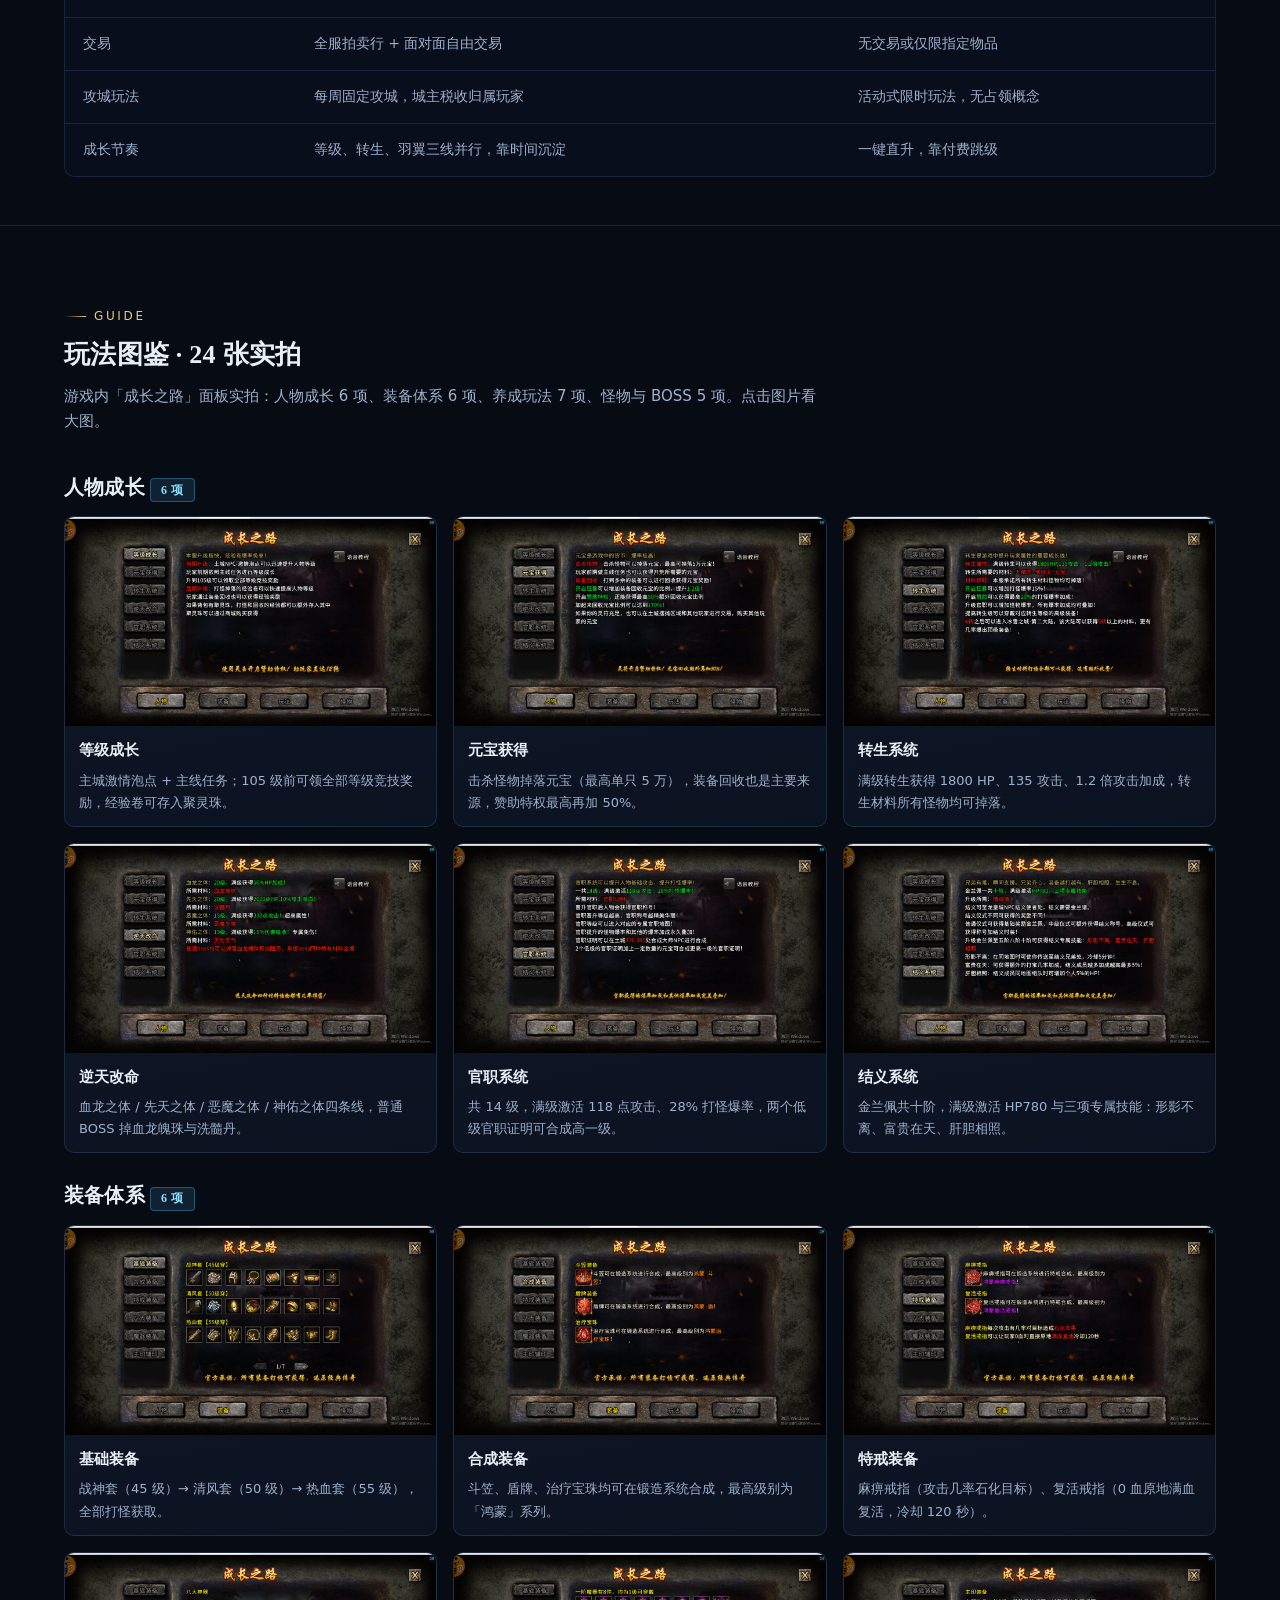
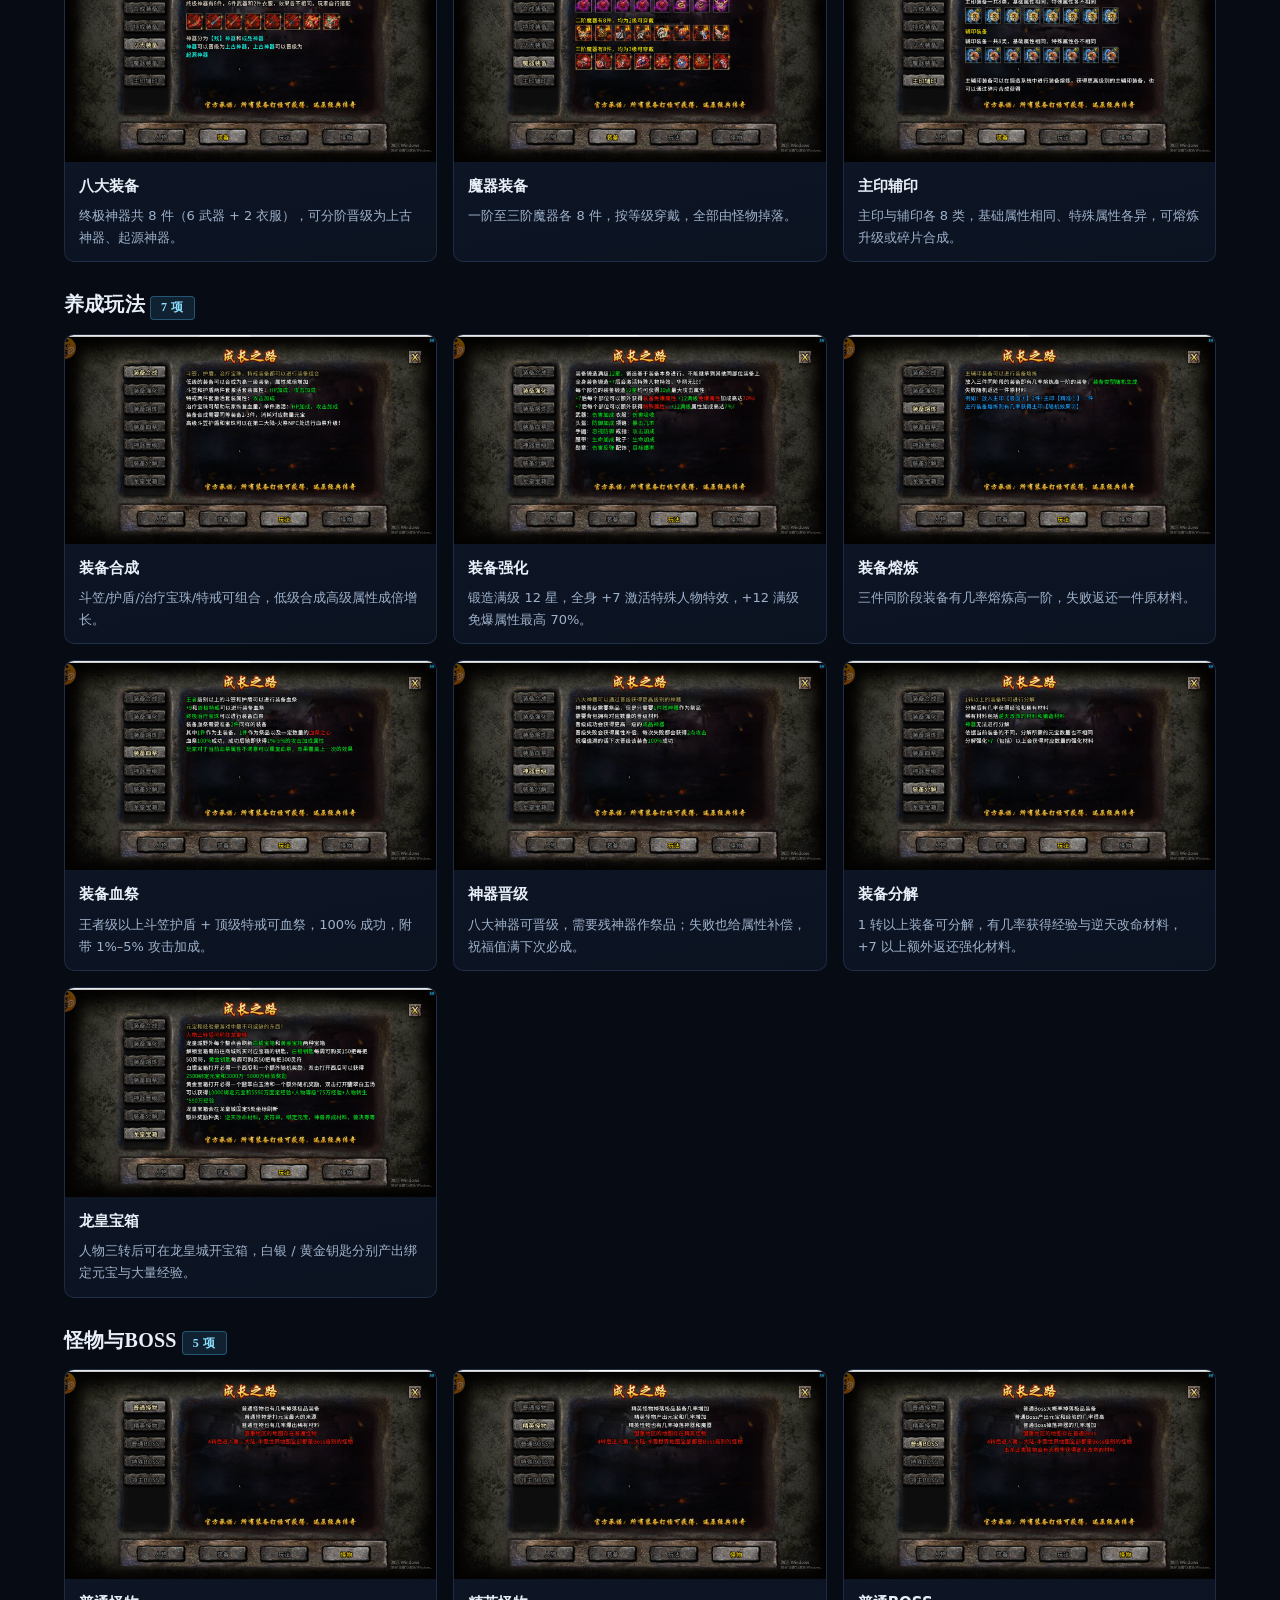
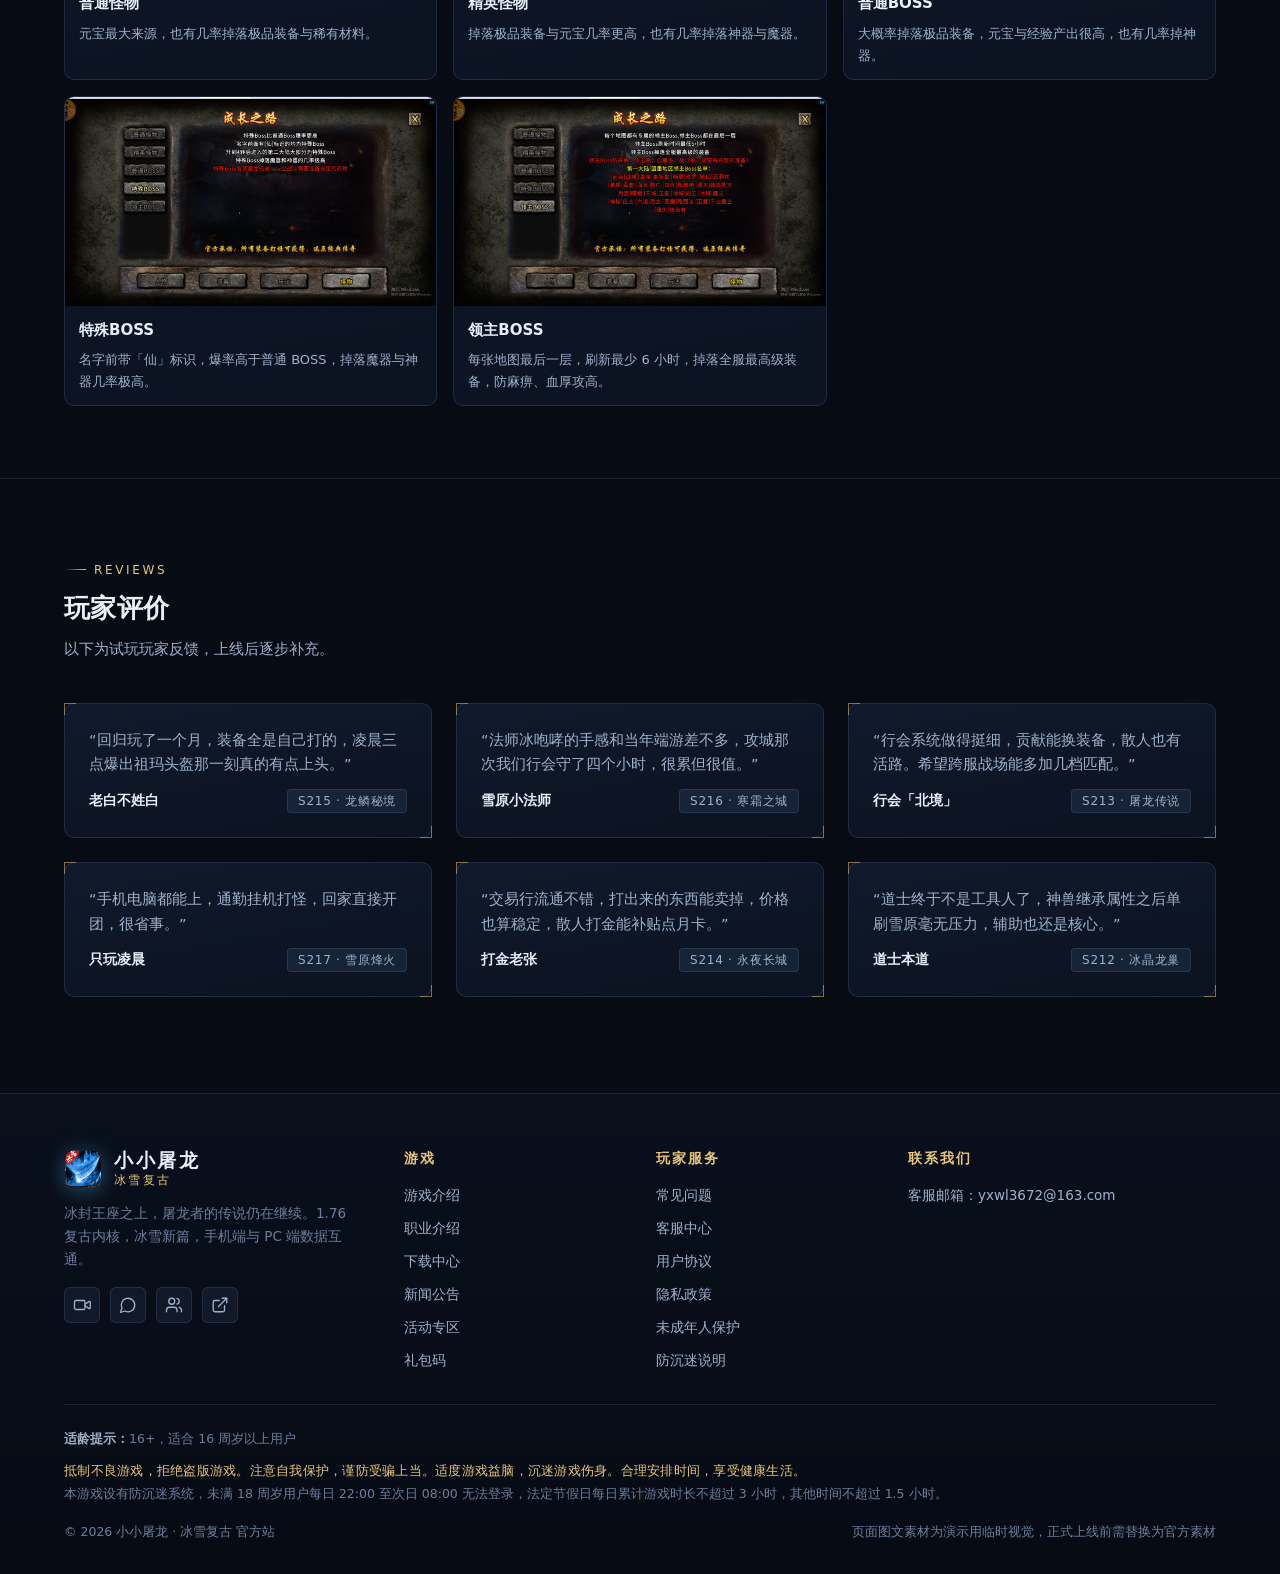
<file: game.html>
<!DOCTYPE html>
<html lang="zh-CN">
<head>
<meta charset="UTF-8">
<meta name="viewport" content="width=device-width, initial-scale=1, viewport-fit=cover">
<title>游戏介绍 - 小小屠龙-冰雪复古下载</title>
<link rel="canonical" href="https://xxtl.fmbly.com/game.html">
<meta name="robots" content="index, follow">

<meta name="description" content="小小屠龙 · 冰雪复古：1.76 经典内核复刻，单职业公平竞技，装备全靠打，行会攻城万人同屏，手机 PC 数据互通。">
<link rel="icon" type="image/png" sizes="32x32" href="assets/favicon-32.png">
<link rel="icon" type="image/png" sizes="16x16" href="assets/favicon-16.png">
<link rel="apple-touch-icon" sizes="180x180" href="assets/apple-touch-icon.png">
<link rel="stylesheet" href="styles.css">
</head>
<body data-page="game">
<header class="site-header" id="siteHeader"></header>
<main class="page">

  <section class="section">
    <div class="container">
      <div class="section-head reveal">
        <span class="eyebrow">About</span>
        <h1 class="section-title">游戏介绍</h1>
        <p class="section-desc" id="gameSlogan"></p>
      </div>
      <div class="panel reveal" id="worldBox"></div>
    </div>
  </section>

  <section class="section section--tight">
    <div class="container">
      <div class="section-head reveal">
        <span class="eyebrow">Systems</span>
        <h2 class="section-title" style="font-size:26px">核心玩法系统</h2>
      </div>
      <div class="grid grid-3" id="sysGrid"></div>
    </div>
  </section>

  <section class="section section--tight">
    <div class="container">
      <div class="section-head reveal">
        <span class="eyebrow">Compare</span>
        <h2 class="section-title" style="font-size:26px">和市面上其它传奇比</h2>
      </div>
      <div class="table-wrap"><table class="data-table" id="cmpTable"></table></div>
    </div>
  </section>

  <section class="section" id="guide">
    <div class="container">
      <div class="section-head reveal">
        <span class="eyebrow">Guide</span>
        <h2 class="section-title" style="font-size:26px">玩法图鉴 · 24 张实拍</h2>
        <p class="section-desc">游戏内「成长之路」面板实拍：人物成长 6 项、装备体系 6 项、养成玩法 7 项、怪物与 BOSS 5 项。点击图片看大图。</p>
      </div>
      <div id="guideBox"></div>
    </div>
  </section>

  <section class="section">
    <div class="container">
      <div class="section-head reveal">
        <span class="eyebrow">Reviews</span>
        <h2 class="section-title" style="font-size:26px">玩家评价</h2>
        <p class="section-desc">以下为试玩玩家反馈，上线后逐步补充。</p>
      </div>
      <div class="grid grid-3" id="reviewGrid"></div>
    </div>
  </section>
</main>

<footer class="site-footer" id="siteFooter"></footer>
<button class="to-top" id="toTop" aria-label="返回顶部"></button>

<script src="mock.js"></script>
<script src="api.js"></script>
<script src="app.js"></script>
<script>
(function () {
  var esc = App.esc;
  document.getElementById('gameSlogan').textContent = DB.brand.slogan + '　' + DB.brand.intro;

  document.getElementById('worldBox').innerHTML =
    (DB.about.world || []).map(function (p) { return '<p style="margin:0 0 14px;line-height:1.9">' + esc(p) + '</p>'; }).join('');

  document.getElementById('sysGrid').innerHTML = DB.systems.map(function (s, i) {
    return '<div class="card corner reveal" style="--d:' + (i % 3) * 80 + 'ms">' +
      '<div class="f-icon" data-icon="' + s.icon + '" data-icon-size="22"></div>' +
      '<h3 class="card-title">' + esc(s.name) + ' <span class="tag tag-blue" style="margin-left:6px">' + esc(s.tag) + '</span></h3>' +
      '<p class="card-text">' + esc(s.desc) + '</p></div>';
  }).join('');

  document.getElementById('cmpTable').innerHTML =
    '<thead><tr><th>对比项</th><th>小小屠龙 · 冰雪复古</th><th>市面常见传奇手游</th></tr></thead><tbody>' +
    DB.about.compare.map(function (c) {
      return '<tr><td>' + esc(c.item) + '</td><td>' + esc(c.retro) + '</td><td>' + esc(c.now) + '</td></tr>';
    }).join('') + '</tbody>';

  document.getElementById('reviewGrid').innerHTML = DB.reviews.map(function (r, i) {
    return '<div class="card corner reveal" style="--d:' + (i % 3) * 80 + 'ms">' +
      '<p class="card-text" style="margin-bottom:12px">“' + esc(r.text) + '”</p>' +
      '<div style="display:flex;justify-content:space-between;align-items:center">' +
      '<b style="font-size:14px">' + esc(r.name) + '</b>' +
      '<span class="tag tag-gray">' + esc(r.server) + '</span></div></div>';
  }).join('');

  /* 玩法图鉴：按分组渲染 */
  (function () {
    var groups = [];
    DB.guides.forEach(function (g) {
      var last = groups[groups.length - 1];
      if (!last || last.name !== g.g) groups.push({ name: g.g, items: [g] });
      else last.items.push(g);
    });
    document.getElementById('guideBox').innerHTML = groups.map(function (grp) {
      return '<h3 class="section-title" style="font-size:20px;margin:30px 0 14px">' + esc(grp.name) +
        ' <span class="tag tag-blue">' + grp.items.length + ' 项</span></h3>' +
        '<div class="grid grid-3" style="gap:16px">' +
        grp.items.map(function (g) {
          return '<a class="card corner" href="' + g.src + '" target="_blank" rel="noopener"' +
            ' style="padding:0;overflow:hidden;margin:0;text-decoration:none">' +
            '<img src="' + g.src + '" alt="' + esc(g.t) + ' - 小小屠龙冰雪复古"' + ' loading="lazy"' +
            ' style="width:100%;height:auto;display:block">' +
            '<div style="padding:12px 14px">' +
            '<b style="display:block;font-size:15px;margin-bottom:6px">' + esc(g.t) + '</b>' +
            '<p class="card-text" style="font-size:13px;margin:0;line-height:1.7">' + esc(g.d) + '</p>' +
            '</div></a>';
        }).join('') + '</div>';
    }).join('');
  })();

  App.initDynamic(document);
})();
</script>
</body>
</html>
</file>
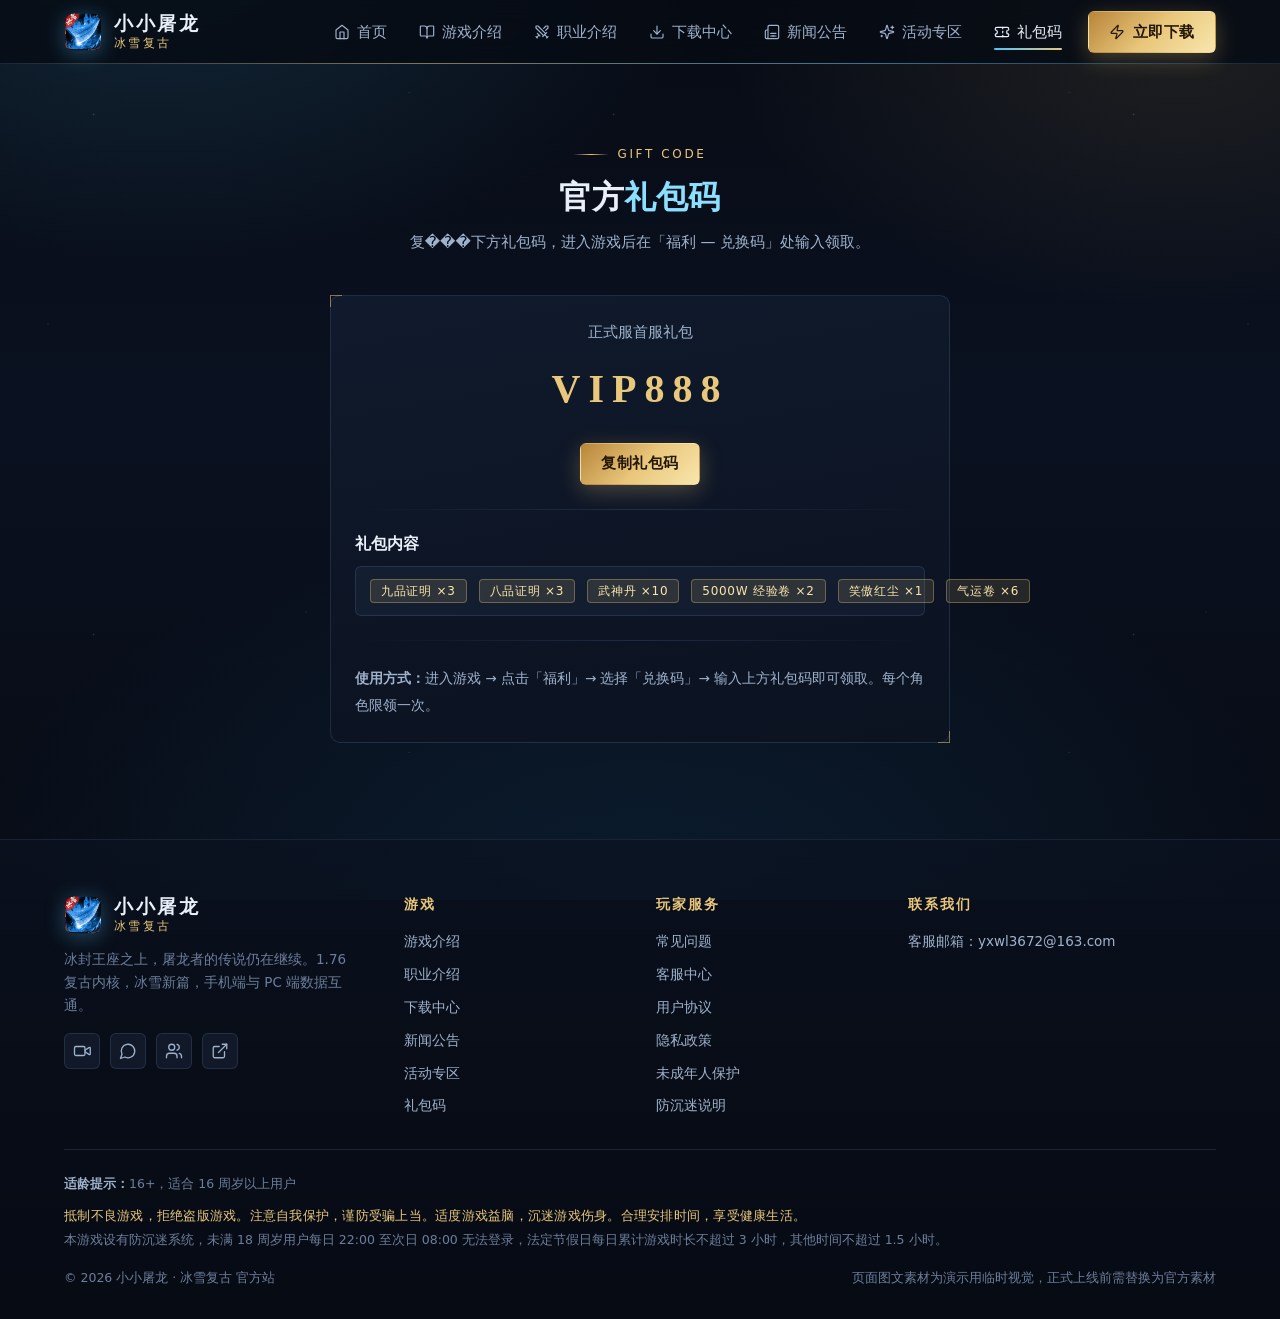
<file: gift.html>
<!DOCTYPE html>
<html lang="zh-CN">
<head>
<meta charset="UTF-8">
<meta name="viewport" content="width=device-width, initial-scale=1, viewport-fit=cover">
<title>礼包码 - 小小屠龙-冰雪复古下载</title>
<link rel="canonical" href="https://xxtl.fmbly.com/gift.html">
<meta name="robots" content="index, follow">

<meta name="description" content="小小屠龙-冰雪复古 官方礼包码 VIP888：九品证明×3、八品证明×3、武神丹×10、5000W经验卷×2、笑傲红尘×1、气运卷×6。">
<link rel="icon" type="image/png" sizes="32x32" href="assets/favicon-32.png">
<link rel="icon" type="image/png" sizes="16x16" href="assets/favicon-16.png">
<link rel="apple-touch-icon" sizes="180x180" href="assets/apple-touch-icon.png">
<link rel="stylesheet" href="styles.css">
</head>
<body data-page="gift">
<header class="site-header" id="siteHeader"></header>
<main class="page">

  <section class="section">
    <div class="container">
      <div class="section-head center reveal">
        <span class="eyebrow">Gift Code</span>
        <h1 class="section-title">官方<span class="hl">礼包码</span></h1>
        <p class="section-desc">复���下方礼包码，进入游戏后在「福利 — 兑换码」处输入领取。</p>
      </div>

      <div style="max-width:620px;margin:0 auto" id="codeBox"></div>
    </div>
  </section>

</main>

<footer class="site-footer" id="siteFooter"></footer>
<button class="to-top" id="toTop" aria-label="返回顶部"></button>

<script src="mock.js"></script>
<script src="api.js"></script>
<script src="app.js"></script>
<script>
(function () {
  var esc = App.esc;
  var box = document.getElementById('codeBox');
  var codes = (DB.gifts && DB.gifts.codes) ? Object.keys(DB.gifts.codes) : [];

  if (!codes.length) {
    box.innerHTML = '<div class="empty">礼包码稍后公布，请留意官方公告</div>';
    return;
  }

  box.innerHTML = codes.map(function (k) {
    var g = DB.gifts.codes[k];
    return '<div class="card corner reveal">' +
      '<p class="card-text" style="text-align:center;margin:0 0 4px">' + esc(g.name) + '</p>' +
      '<div style="text-align:center;font-family:var(--font-display);font-size:40px;font-weight:800;' +
        'letter-spacing:.2em;color:var(--gold);margin:10px 0 20px">' + esc(k) + '</div>' +
      '<div style="text-align:center;margin-bottom:24px">' +
        '<button class="btn btn-gold" data-code="' + esc(k) + '" type="button">复制礼包码</button>' +
      '</div>' +
      '<div class="divider"></div>' +
      '<h2 class="card-title" style="font-size:16px;margin:18px 0 12px">礼包内容</h2>' +
      '<div class="gift-row">' +
        (g.items || []).map(function (i) { return '<span class="tag tag-gold">' + esc(i) + '</span>'; }).join('') +
      '</div>' +
      '<div class="divider"></div>' +
      '<p class="card-text" style="font-size:13.5px;line-height:1.95;margin:0">' +
        '<b>使用方式：</b>进入游戏 → 点击「福利」→ 选择「兑换码」→ 输入上方礼包码即可领取。每个角色限领一次。' +
      '</p>' +
    '</div>';
  }).join('');

  /* 复制 */
  box.addEventListener('click', function (e) {
    var b = e.target.closest('button[data-code]');
    if (!b) return;
    var code = b.dataset.code;
    if (navigator.clipboard && navigator.clipboard.writeText) {
      navigator.clipboard.writeText(code).then(function () {
        App.toast('已复制：' + code, 'ok');
      }, function () {
        App.toast('复制失败，请长按手动选择', 'error');
      });
      return;
    }
    var ta = document.createElement('textarea');
    ta.value = code;
    document.body.appendChild(ta);
    ta.select();
    try { document.execCommand('copy'); App.toast('已复制：' + code, 'ok'); }
    catch (err) { App.toast('复制失败，请长按手动选择', 'error'); }
    ta.remove();
  });

  App.initDynamic(document);
})();
</script>
</body>
</html>
</file>
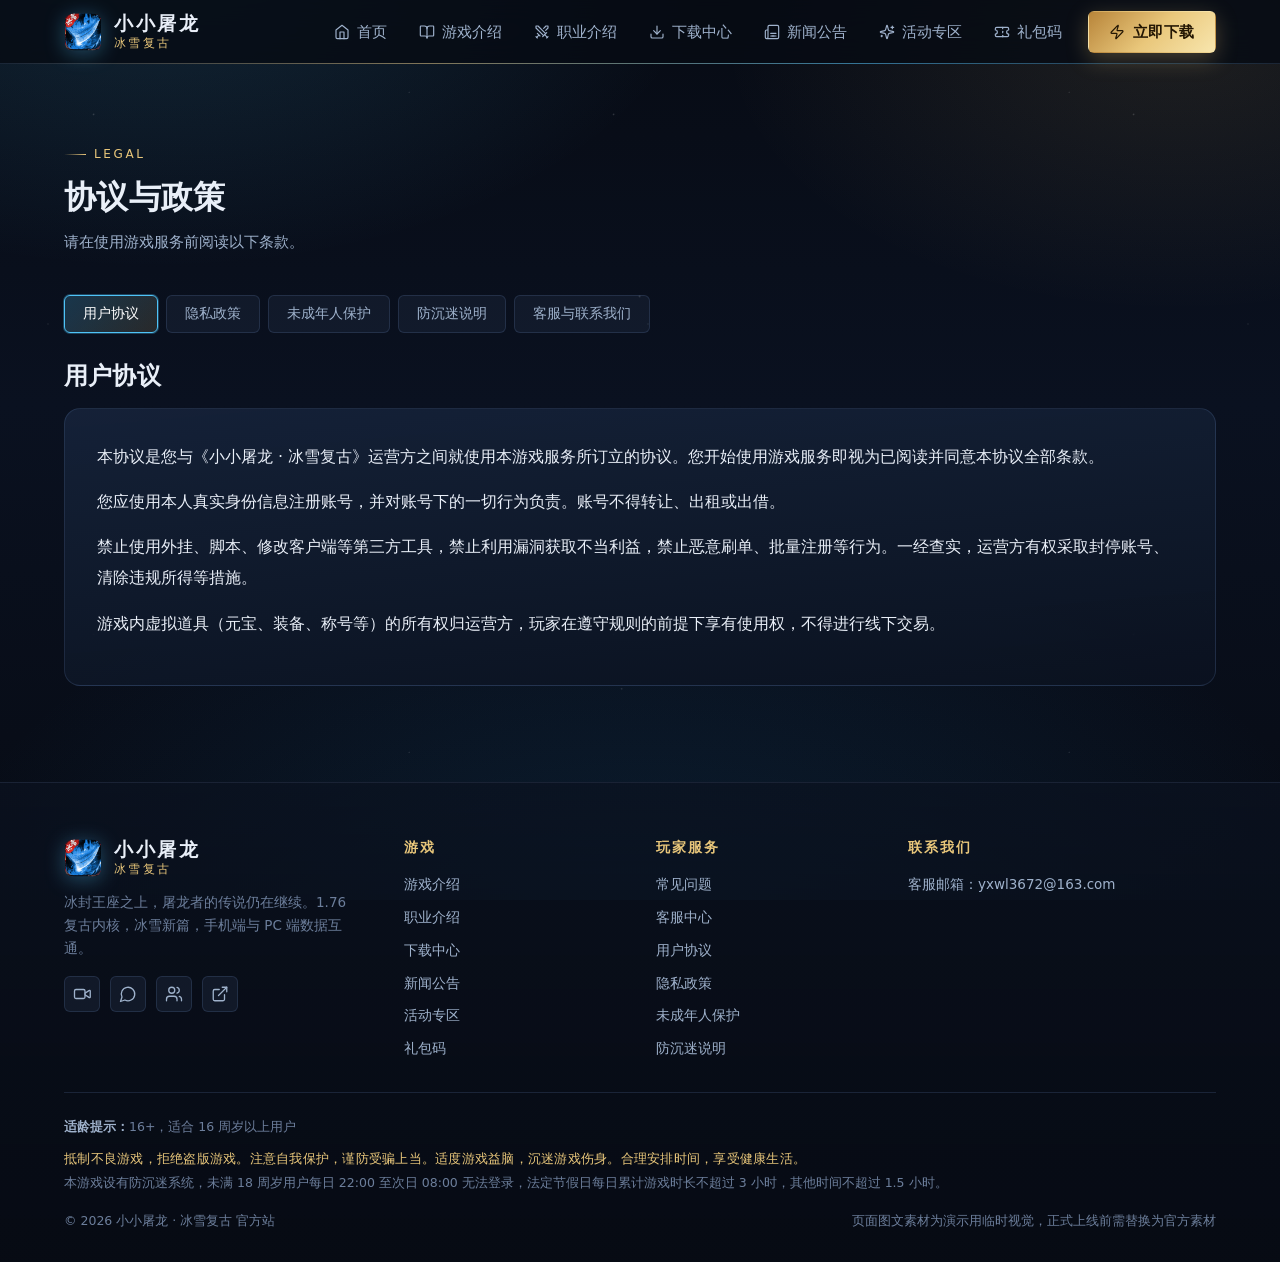
<file: legal.html>
<!DOCTYPE html>
<html lang="zh-CN">
<head>
<meta charset="UTF-8">
<meta name="viewport" content="width=device-width, initial-scale=1, viewport-fit=cover">
<title>用户协议与隐私政策 - 小小屠龙-冰雪复古下载</title>
<link rel="canonical" href="https://xxtl.fmbly.com/legal.html">
<meta name="robots" content="index, follow">

<meta name="description" content="小小屠龙 · 冰雪复古 用户协议、隐私政策、未成年人保护与防沉迷说明。">
<link rel="icon" type="image/png" sizes="32x32" href="assets/favicon-32.png">
<link rel="icon" type="image/png" sizes="16x16" href="assets/favicon-16.png">
<link rel="apple-touch-icon" sizes="180x180" href="assets/apple-touch-icon.png">
<link rel="stylesheet" href="styles.css">
</head>
<body data-page="legal">
<header class="site-header" id="siteHeader"></header>
<main class="page">

  <section class="section">
    <div class="container">
      <div class="section-head reveal">
        <span class="eyebrow">Legal</span>
        <h1 class="section-title">协议与政策</h1>
        <p class="section-desc">请在使用游戏服务前阅读以下条款。</p>
      </div>
      <div class="tabs" id="legalTabs"></div>
      <div id="legalBody" style="margin-top:22px"></div>
    </div>
  </section>
</main>

<footer class="site-footer" id="siteFooter"></footer>
<button class="to-top" id="toTop" aria-label="返回顶部"></button>

<script src="mock.js"></script>
<script src="api.js"></script>
<script src="app.js"></script>
<script>
(function () {
  var esc = App.esc;
  var SEC = [["terms","用户协议",["本协议是您与《小小屠龙 · 冰雪复古》运营方之间就使用本游戏服务所订立的协议。您开始使用游戏服务即视为已阅读并同意本协议全部条款。","您应使用本人真实身份信息注册账号，并对账号下的一切行为负责。账号不得转让、出租或出借。","禁止使用外挂、脚本、修改客户端等第三方工具，禁止利用漏洞获取不当利益，禁止恶意刷单、批量注册等行为。一经查实，运营方有权采取封停账号、清除违规所得等措施。","游戏内虚拟道具（元宝、装备、称号等）的所有权归运营方，玩家在遵守规则的前提下享有使用权，不得进行线下交易。"]],["privacy","隐私政策",["为提供游戏服务，我们可能收集以下信息：账号注册信息（手机号）、设备信息（机型、系统版本、设备标识）、日志信息（登录时间、操作记录���异常日志）。","上述信息仅用于账号验证、游戏服务运行、客服处理与安全风控，不会用于与服务无关的用途。","我们不会向第三方出售您的个人信息。因法律法规要求、司法或行政机关依法要求时，我们可能依法提供必要信息。","您可以通过客服邮箱申请查询、更正或删除您的个人信息；账号注销后，相关数据将在法定期限后清除。"]],["minor","未成年人保护",["本游戏适龄提示为 16+。未满 18 周岁的用户应在监护人陪同下阅读本政策并使用游戏服务。","未满 8 周岁的用户不得使用本游戏付费服务；8 周岁以上未满 16 周岁的用户，单次充值金额不得超过 50 元，每月累计不得超过 200 元；16 周岁以上未满 18 周岁的用户，单次充值金额不得超过 100 元，每月累计不得超过 400 元。","监护人可通过客服邮箱申请查询未成年人账号的消费记录，并申请限制或封停相关账号。"]],["antigame","防沉迷说明",["本游戏已接入实名认证与防沉迷系统。未完成实名认证的账号将无法登录游戏。","未满 18 周岁的用户：每日 22:00 至次日 08:00 无法登录；法定节假日每日累计游戏时长不超过 3 小时，其他时间每日累计不超过 1.5 小时。","达到时长上限后，账号将被强制下线，当日无法再次登录。","我们倡导适度游戏：抵制不良游戏，拒绝盗版游戏；注意自我保护，谨防受骗上当；适度游戏益脑，沉迷游戏伤身；合理安排时间，享受健康生活。"]],["service","客服与联系我们",["客服邮箱：yxwl3672@163.com（工作时间：每日 10:00 - 22:00）","账号申诉、充值异常、违规举报等问题，请通过上述邮箱提交，并附上账号、区服、角色名与问题描述。","本页内容为示范文本，正式上线前需由运营方按实际主体信息与资质情况定稿替换。"]]];
  document.getElementById('legalTabs').innerHTML = SEC.map(function (s, i) {
    return '<button class="tab' + (i === 0 ? ' is-active' : '') + '" data-k="' + s[0] + '" type="button">' + esc(s[1]) + '</button>';
  }).join('');
  function show(k) {
    var s = SEC.filter(function (x) { return x[0] === k; })[0] || SEC[0];
    document.getElementById('legalBody').innerHTML = '<h2 class="section-title" style="font-size:24px;margin-bottom:16px">' + esc(s[1]) + '</h2>' +
      '<div class="panel">' + s[2].map(function (p) { return '<p style="margin:0 0 14px;line-height:1.95">' + esc(p) + '</p>'; }).join('') + '</div>';
  }
  document.getElementById('legalTabs').addEventListener('click', function (e) {
    var t = e.target.closest('.tab'); if (!t) return;
    this.querySelectorAll('.tab').forEach(function (x) { x.classList.toggle('is-active', x === t); });
    show(t.dataset.k);
  });
  var hash = (location.hash || '').replace('#', '');
  show(hash && SEC.some(function (s) { return s[0] === hash; }) ? hash : 'terms');
})();
</script>
</body>
</html>
</file>
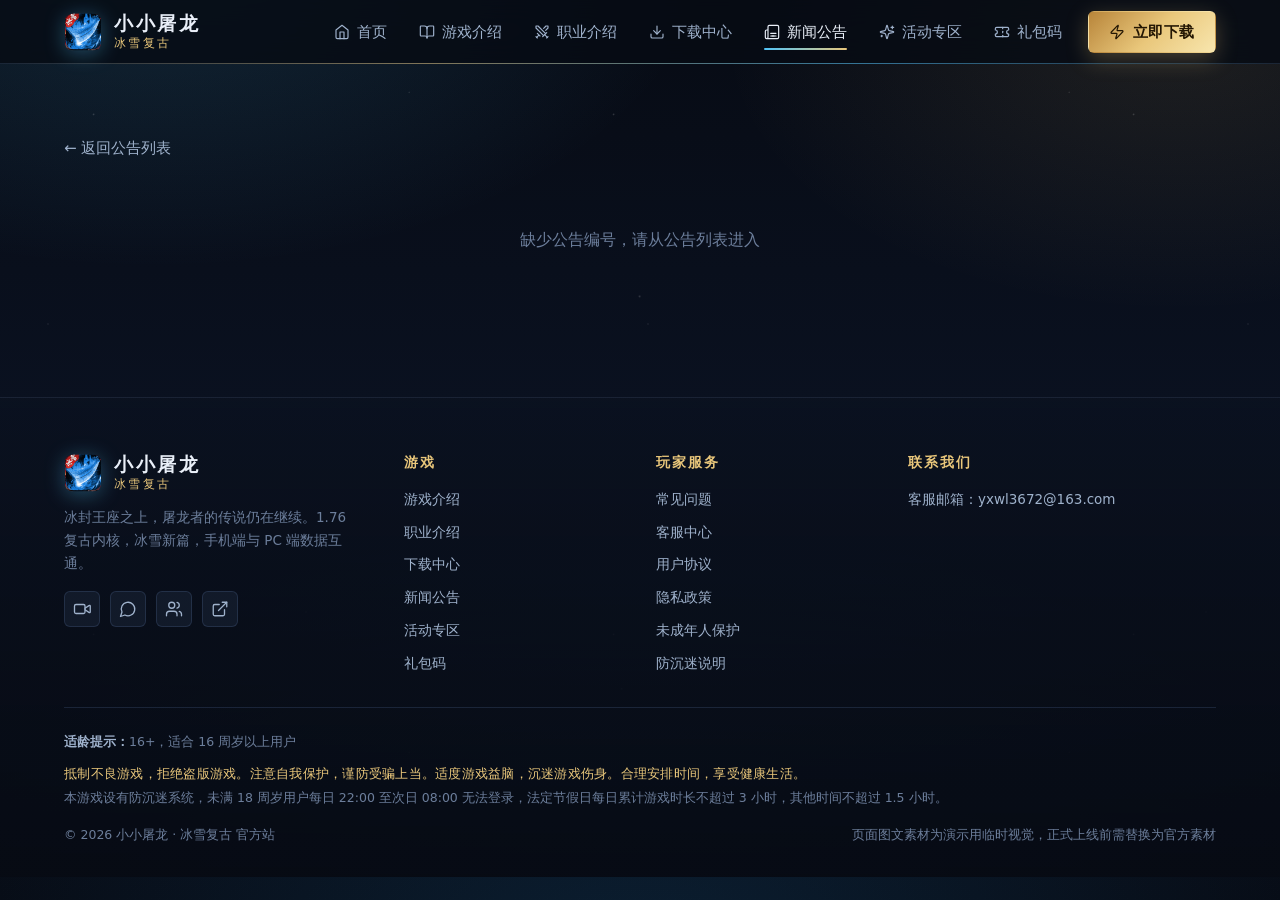
<file: news-detail.html>
<!DOCTYPE html>
<html lang="zh-CN">
<head>
<meta charset="UTF-8">
<meta name="viewport" content="width=device-width, initial-scale=1, viewport-fit=cover">
<title>公告详情 - 小小屠龙-冰雪复古下载</title>
<meta name="description" content="小小屠龙 · 冰雪复古 官方公告详情。">
<link rel="icon" type="image/png" sizes="32x32" href="assets/favicon-32.png">
<link rel="icon" type="image/png" sizes="16x16" href="assets/favicon-16.png">
<link rel="apple-touch-icon" sizes="180x180" href="assets/apple-touch-icon.png">
<link rel="stylesheet" href="styles.css">
</head>
<body data-page="news-detail">
<header class="site-header" id="siteHeader"></header>
<main class="page">

  <section class="section">
    <div class="container">
      <p class="section-desc" style="margin-bottom:16px"><a href="news.html">← 返回公告列表</a></p>
      <div id="detailBox"></div>
    </div>
  </section>
</main>

<footer class="site-footer" id="siteFooter"></footer>
<button class="to-top" id="toTop" aria-label="返回顶部"></button>

<script src="mock.js"></script>
<script src="api.js"></script>
<script src="app.js"></script>
<script>
(function () {
  var esc = App.esc;
  var id = new URLSearchParams(location.search).get('id');
  var box = document.getElementById('detailBox');
  box.innerHTML = '<div class="skeleton sk-line w40"></div><div class="skeleton sk-block"></div>';
  if (!id) { box.innerHTML = '<div class="empty">缺少公告编号，请从公告列表进入</div>'; return; }
  API.fetchNewsDetail(id).then(function (res) {
    if (res.code !== 0) { box.innerHTML = '<div class="empty">' + esc(res.msg) + '</div>'; return; }
    var n = res.data;
    document.title = n.title + ' - 小小屠龙 · 冰雪复古';
    box.innerHTML = '<h1 class="section-title" style="font-size:30px;margin-bottom:12px">' + esc(n.title) + '</h1>' +
      '<p class="card-text" style="margin-bottom:20px">' + esc(n.date) + ' · ' + esc(n.author || '运营组') +
      ' · ' + esc(n.type) + '</p>' +
      '<div class="panel" style="margin-bottom:20px">' +
      (n.content || []).map(function (p) { return '<p style="margin:0 0 14px">' + esc(p) + '</p>'; }).join('') +
      '</div>' +
      '<p style="text-align:center;margin-top:28px"><a class="btn btn-gold" href="download.html">立即下载游戏</a></p>';
  });
})();
</script>
</body>
</html>
</file>
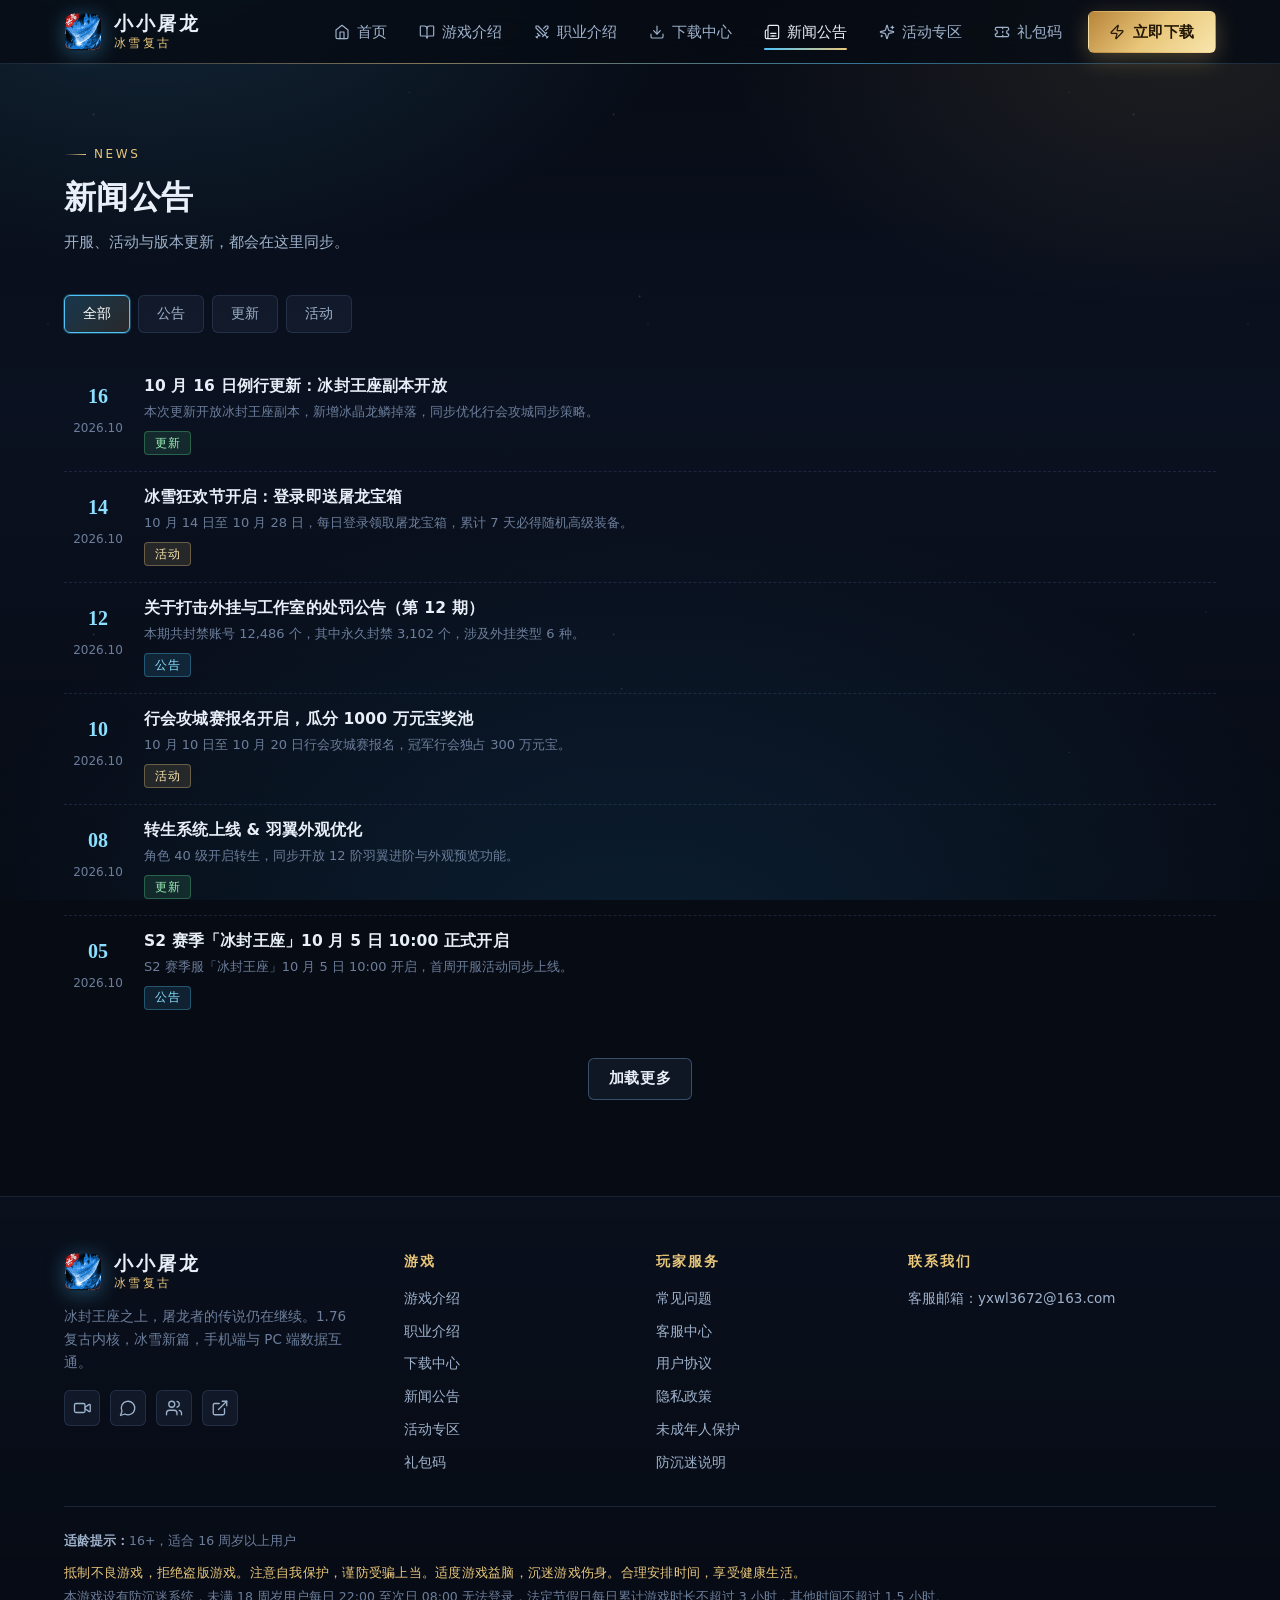
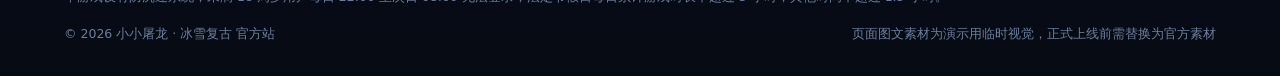
<file: news.html>
<!DOCTYPE html>
<html lang="zh-CN">
<head>
<meta charset="UTF-8">
<meta name="viewport" content="width=device-width, initial-scale=1, viewport-fit=cover">
<title>新闻公告 - 小小屠龙-冰雪复古下载</title>
<link rel="canonical" href="https://xxtl.fmbly.com/news.html">
<meta name="robots" content="index, follow">

<meta name="description" content="小小屠龙 · 冰雪复古 官方公告、版本更新与活动资讯。">
<link rel="icon" type="image/png" sizes="32x32" href="assets/favicon-32.png">
<link rel="icon" type="image/png" sizes="16x16" href="assets/favicon-16.png">
<link rel="apple-touch-icon" sizes="180x180" href="assets/apple-touch-icon.png">
<link rel="stylesheet" href="styles.css">
</head>
<body data-page="news">
<header class="site-header" id="siteHeader"></header>
<main class="page">

  <section class="section">
    <div class="container">
      <div class="section-head reveal">
        <span class="eyebrow">News</span>
        <h1 class="section-title">新闻公告</h1>
        <p class="section-desc">开服、活动与版本更新，都会在这里同步。</p>
      </div>
      <div class="tabs" id="newsTabs"></div>
      <div id="newsList" style="margin-top:8px"></div>
      <div style="text-align:center;margin-top:32px">
        <button class="btn btn-ghost" id="loadMore" type="button">加载更多</button>
      </div>
    </div>
  </section>
</main>

<footer class="site-footer" id="siteFooter"></footer>
<button class="to-top" id="toTop" aria-label="返回顶部"></button>

<script src="mock.js"></script>
<script src="api.js"></script>
<script src="app.js"></script>
<script>
(function () {
  var esc = App.esc, cur = '全部', page = 1, total = 0;
  var TYPES = ['全部', '公告', '更新', '活动'];
  var tagMap = { '公告': 'tag-blue', '活动': 'tag-gold', '更新': 'tag-ok' };

  document.getElementById('newsTabs').innerHTML = TYPES.map(function (t) {
    return '<button class="tab' + (t === '全部' ? ' is-active' : '') + '" data-t="' + t + '" type="button">' + t + '</button>';
  }).join('');

  function render(list) {
    return list.map(function (n) {
      var d = App.fmtDate(n.date);
      return '<a class="news-item" href="news-detail.html?id=' + n.id + '">' +
        '<span class="news-date"><b>' + d.d + '</b><span>' + d.ym + '</span></span>' +
        '<span class="news-main"><h4>' + esc(n.title) + '</h4><p>' + esc(n.summary) + '</p>' +
        '<span class="tag ' + (tagMap[n.type] || 'tag-gray') + '">' + esc(n.type) + '</span></span></a>';
    }).join('');
  }
  function load(reset) {
    var box = document.getElementById('newsList');
    if (reset) { box.innerHTML = '<div class="skeleton sk-line w90"></div><div class="skeleton sk-line w70"></div><div class="skeleton sk-line w90"></div>'; page = 1; }
    API.fetchNews({ page: page, pageSize: 6, type: cur }).then(function (res) {
      total = res.data.total;
      var html = render(res.data.list);
      if (reset) box.innerHTML = html || '<div class="empty">暂无公告</div>';
      else box.insertAdjacentHTML('beforeend', html);
      var btn = document.getElementById('loadMore');
      btn.style.display = (page * 6 < total) ? '' : 'none';
    });
  }
  document.getElementById('newsTabs').addEventListener('click', function (e) {
    var t = e.target.closest('.tab'); if (!t) return;
    cur = t.dataset.t;
    this.querySelectorAll('.tab').forEach(function (x) { x.classList.toggle('is-active', x === t); });
    load(true);
  });
  document.getElementById('loadMore').addEventListener('click', function () { page++; load(false); });
  load(true);
})();
</script>
</body>
</html>
</file>
<file: styles.css>
/* ==========================================================================
   小小屠龙 · 冰雪复古 · 官网样式表
   设计契约见 /tmp/tulong-design-contract.md —— 所有字段统一从这里取
   ========================================================================== */

/* ---------- 1. Tokens ---------- */
:root{
  --bg:#070B14; --bg-2:#0B1220; --surface:#101A2C; --surface-2:#16233A;
  --border:rgba(122,164,224,.16); --border-strong:rgba(140,196,255,.32);
  --pri:#4FC3F7; --pri-2:#8BE0FF; --pri-deep:#1B6EA8;
  --gold:#E9C77B; --gold-2:#F8E6AE; --gold-deep:#7A5A20;
  --text:#E9EFF8; --sub:#9FB2CC; --mute:#6C7E9B;
  --ok:#5BD98A; --warn:#F5C14E; --danger:#FF6B5A;

  --font-display:"Songti SC","STSong","Noto Serif SC","Source Han Serif SC",Georgia,"Times New Roman",serif;
  --font-body:"PingFang SC","Hiragino Sans GB","Microsoft YaHei","Noto Sans CJK SC","WenQuanYi Micro Hei",system-ui,sans-serif;

  --r-sm:6px; --r-md:10px; --r-lg:16px;
  --sh-sm:0 2px 8px rgba(0,0,0,.35);
  --sh-md:0 10px 30px rgba(0,0,0,.45);
  --sh-lg:0 24px 60px rgba(4,10,22,.6);
  --maxw:1200px; --header-h:64px;
  --ease:cubic-bezier(.2,.7,.2,1);
}

/* ---------- 2. Reset & base ---------- */
*,*::before,*::after{box-sizing:border-box}
html{-webkit-text-size-adjust:100%; scroll-behavior:smooth}
body{
  margin:0; background:var(--bg); color:var(--text);
  font-family:var(--font-body); font-size:16px; line-height:1.7;
  -webkit-font-smoothing:antialiased;
  overflow-x:hidden;
}
/* 冰晶辉光 + 雪花噪点氛围（非纯色平涂） */
body::before{
  content:""; position:fixed; inset:0; z-index:-2; pointer-events:none;
  background:
    radial-gradient(900px 520px at 12% -6%, rgba(79,195,247,.16), transparent 62%),
    radial-gradient(760px 460px at 92% 4%, rgba(233,199,123,.10), transparent 60%),
    radial-gradient(1100px 700px at 50% 108%, rgba(27,110,168,.20), transparent 66%),
    linear-gradient(180deg,#070B14 0%,#0A1120 45%,#070B14 100%);
}
body::after{
  content:""; position:fixed; inset:0; z-index:-1; pointer-events:none; opacity:.32;
  background-image:
    radial-gradient(1.4px 1.4px at 18% 22%, rgba(255,255,255,.55), transparent),
    radial-gradient(1.2px 1.2px at 62% 14%, rgba(255,255,255,.4), transparent),
    radial-gradient(1.6px 1.6px at 82% 38%, rgba(255,255,255,.5), transparent),
    radial-gradient(1.2px 1.2px at 34% 68%, rgba(255,255,255,.35), transparent),
    radial-gradient(1.4px 1.4px at 74% 82%, rgba(255,255,255,.45), transparent),
    radial-gradient(1.1px 1.1px at 8% 54%, rgba(255,255,255,.4), transparent);
  background-size:520px 520px,660px 660px,780px 780px,900px 900px,840px 840px,600px 600px;
  animation:snowDrift 52s linear infinite;
}
@keyframes snowDrift{from{background-position:0 0,0 0,0 0,0 0,0 0,0 0}to{background-position:0 520px,0 660px,0 780px,0 900px,0 840px,0 600px}}

img{max-width:100%; display:block; border:0}
a{color:inherit; text-decoration:none}
button{font:inherit; color:inherit; cursor:pointer}
ul,ol{margin:0; padding:0; list-style:none}
h1,h2,h3,h4{margin:0; font-family:var(--font-display); font-weight:700; line-height:1.28; letter-spacing:.01em}
p{margin:0}
:focus-visible{outline:2px solid var(--pri-2); outline-offset:2px; border-radius:4px}
::selection{background:rgba(79,195,247,.32)}

.ic{display:inline-block; vertical-align:-.14em; flex:none}

/* ---------- 3. Layout ---------- */
.container{width:100%; max-width:var(--maxw); margin:0 auto; padding:0 24px}
.section{padding:72px 0; position:relative}
.section + .section{border-top:1px solid var(--border)}
.section--tight{padding:48px 0}
.section-head{max-width:760px; margin:0 0 40px}
.section-head.center{margin-left:auto; margin-right:auto; text-align:center}
.eyebrow{
  display:inline-flex; align-items:center; gap:8px; font-size:12px; letter-spacing:.22em;
  color:var(--gold); text-transform:uppercase; margin-bottom:12px;
}
.eyebrow::before{content:""; width:22px; height:1px; background:linear-gradient(90deg,transparent,var(--gold))}
.section-head.center .eyebrow{justify-content:center}
.section-head.center .eyebrow::before{background:linear-gradient(90deg,transparent,var(--gold),transparent); width:36px}
.section-title{font-size:32px; margin-bottom:12px}
.section-title .hl{color:var(--pri-2)}
.section-desc{color:var(--sub); font-size:15px}
.grid{display:grid; gap:24px}
.grid-2{grid-template-columns:repeat(2,1fr)}
.grid-3{grid-template-columns:repeat(3,1fr)}
.grid-4{grid-template-columns:repeat(4,1fr)}
.split{display:grid; grid-template-columns:1.35fr .95fr; gap:32px; align-items:start}

/* ---------- 4. Header / Nav ---------- */
.site-header{
  position:sticky; top:0; z-index:50; height:var(--header-h);
  background:rgba(7,11,20,.82); backdrop-filter:blur(14px);
  border-bottom:1px solid var(--border);
}
.site-header::after{
  content:""; position:absolute; left:0; right:0; bottom:-1px; height:1px;
  background:linear-gradient(90deg,transparent,rgba(233,199,123,.5),rgba(79,195,247,.5),transparent);
}
.nav-wrap{display:flex; align-items:center; gap:28px; height:var(--header-h)}
.brand{display:flex; align-items:center; gap:12px; flex:none}
.logo-mark{
  width:38px; height:38px; border-radius:9px; flex:none; overflow:hidden;
  display:grid; place-items:center;
  filter:drop-shadow(0 3px 10px rgba(79,195,247,.35));
}
.logo-mark img{width:100%; height:100%; object-fit:cover; display:block; border-radius:9px}
.logo-text{line-height:1.1}
.logo-text b{display:block; font-family:var(--font-display); font-size:19px; letter-spacing:.14em}
.logo-text span{display:block; font-size:12px; letter-spacing:.2em; color:var(--gold); margin-top:2px}
.nav-links{display:flex; align-items:center; gap:4px; margin-left:auto}
.nav-link{
  position:relative; padding:8px 14px; border-radius:var(--r-sm); font-size:14.5px; color:var(--sub);
  display:inline-flex; align-items:center; gap:7px; transition:color .2s var(--ease), background .2s var(--ease);
}
.nav-link:hover{color:var(--text); background:rgba(122,164,224,.1)}
.nav-link.is-active{color:var(--text)}
.nav-link.is-active::after{
  content:""; position:absolute; left:14px; right:14px; bottom:2px; height:2px;
  background:linear-gradient(90deg,var(--pri),var(--gold)); border-radius:2px;
}
.nav-cta{margin-left:8px}
.nav-toggle{
  display:none; margin-left:auto; width:40px; height:40px; border-radius:var(--r-sm);
  background:rgba(122,164,224,.1); border:1px solid var(--border); color:var(--text);
  align-items:center; justify-content:center;
}
.nav-drawer{
  position:fixed; inset:0; z-index:60; background:rgba(4,8,16,.96); backdrop-filter:blur(10px);
  display:none; flex-direction:column; padding:calc(var(--header-h) + 16px) 24px 24px;
}
.nav-drawer.is-open{display:flex}
.nav-drawer .nav-link{padding:14px 12px; font-size:17px; border-bottom:1px solid var(--border); border-radius:0}
.nav-drawer .nav-link.is-active::after{display:none}
.nav-drawer .nav-link.is-active{color:var(--pri-2)}
.drawer-close{position:absolute; top:14px; right:20px; width:40px; height:40px; display:grid; place-items:center;
  border-radius:var(--r-sm); background:rgba(122,164,224,.1); border:1px solid var(--border)}

/* ---------- 5. Buttons ---------- */
.btn{
  display:inline-flex; align-items:center; justify-content:center; gap:8px;
  height:42px; padding:0 20px; border-radius:var(--r-sm); border:1px solid transparent;
  font-size:14.5px; font-weight:600; letter-spacing:.04em; white-space:nowrap;
  transition:transform .18s var(--ease), box-shadow .22s var(--ease), background .22s var(--ease), color .2s;
}
.btn:active{transform:translateY(1px)}
.btn:disabled{opacity:.45; cursor:not-allowed; transform:none}
.btn-primary{
  background:linear-gradient(135deg,#2E9FD6,#4FC3F7 55%,#8BE0FF); color:#04121F;
  box-shadow:0 6px 22px rgba(79,195,247,.28);
}
.btn-primary:hover{box-shadow:0 10px 30px rgba(79,195,247,.45)}
.btn-gold{
  background:linear-gradient(135deg,#B8853A,#E9C77B 52%,#F8E6AE); color:#231603;
  box-shadow:0 6px 22px rgba(233,199,123,.28);
}
.btn-gold:hover{box-shadow:0 10px 32px rgba(233,199,123,.46)}
.btn-ghost{
  background:rgba(122,164,224,.08); border-color:var(--border-strong); color:var(--text);
}
.btn-ghost:hover{background:rgba(122,164,224,.18); border-color:var(--pri)}
.btn-lg{height:52px; padding:0 30px; font-size:16px}
.btn-block{width:100%}

/* ---------- 6. Card / Panel / Tag ---------- */
.card{
  position:relative; background:linear-gradient(170deg,var(--surface),var(--bg-2));
  border:1px solid var(--border); border-radius:var(--r-md); padding:24px;
  transition:transform .3s var(--ease), border-color .3s, box-shadow .3s;
}
.card:hover{transform:translateY(-4px); border-color:var(--border-strong); box-shadow:var(--sh-md)}
/* 角标装饰：作为修饰类直接挂在 .card / .panel（自身已是 position:relative）上 */
.corner::before,.corner::after{
  content:""; position:absolute; width:12px; height:12px; border:1px solid var(--gold);
  opacity:.55; pointer-events:none; z-index:1;
}
.corner::before{top:-1px; left:-1px; border-right:0; border-bottom:0}
.corner::after{bottom:-1px; right:-1px; border-left:0; border-top:0}
.panel{
  position:relative; background:linear-gradient(175deg,rgba(22,35,58,.9),rgba(11,18,32,.94));
  border:1px solid var(--border); border-radius:var(--r-lg); padding:32px;
}
.panel+.panel{margin-top:24px}
.card-title{font-size:19px; margin-bottom:8px}
.card-text{color:var(--sub); font-size:14.5px}
.tag{
  display:inline-flex; align-items:center; gap:5px; height:24px; padding:0 10px;
  border-radius:4px; font-size:12px; letter-spacing:.06em; border:1px solid transparent; white-space:nowrap;
}
.tag-blue{color:var(--pri-2); background:rgba(79,195,247,.13); border-color:rgba(79,195,247,.32)}
.tag-gold{color:var(--gold-2); background:rgba(233,199,123,.13); border-color:rgba(233,199,123,.34)}
.tag-red{color:#FFB4AA; background:rgba(255,107,90,.14); border-color:rgba(255,107,90,.34)}
.tag-gray{color:var(--sub); background:rgba(122,164,224,.1); border-color:var(--border)}
.tag-ok{color:#9DF0B7; background:rgba(91,217,138,.13); border-color:rgba(91,217,138,.32)}
.divider{height:1px; background:linear-gradient(90deg,transparent,var(--border),transparent); margin:24px 0}
.kpi{font-family:var(--font-display); font-size:32px; color:var(--gold-2)}
.kpi-label{font-size:12px; color:var(--mute); letter-spacing:.16em}

/* ---------- 7. Hero ---------- */
.hero{position:relative; isolation:isolate; overflow:hidden; min-height:min(88vh,780px); display:flex; align-items:center; padding:72px 0 88px}
.hero-bg{position:absolute; inset:0; z-index:-1; background-size:cover; background-position:center}
.hero-bg--mobile{display:none}
.hero-bg::after{
  content:""; position:absolute; inset:0;
  background:linear-gradient(90deg,rgba(7,11,20,.94) 0%,rgba(7,11,20,.7) 46%,rgba(7,11,20,.35) 70%),
             linear-gradient(180deg,rgba(7,11,20,.2),rgba(7,11,20,.6) 58%,var(--bg) 100%);
}
/* .hero-inner 同时是 .container：水平内边距必须由 .container 提供，这里不得覆盖 */
.hero-inner{position:relative; width:100%; display:grid; grid-template-columns:1.5fr .8fr; gap:40px; align-items:center}
/* 主视觉文案整体按 80% 缩放（按钮命中区域仍保持 ≥44px，不受缩放影响） */
.hero-copy{max-width:512px}
.hero-badge{
  display:inline-flex; align-items:center; gap:8px; padding:5px 12px; border-radius:999px;
  background:rgba(233,199,123,.12); border:1px solid rgba(233,199,123,.34); color:var(--gold-2); font-size:12px; letter-spacing:.1em;
}
.wordmark{font-family:var(--font-display); font-size:clamp(35px,5.8vw,61px); line-height:1.06; letter-spacing:.06em; margin:16px 0 10px;
  background:linear-gradient(180deg,#FFFFFF 8%,#CFE6FB 45%,#8BE0FF 78%,#4A9FD0); -webkit-background-clip:text; background-clip:text; color:transparent;
  text-shadow:0 12px 46px rgba(79,195,247,.28);
}
.wordmark-sub{display:flex; align-items:center; gap:12px; margin-bottom:16px}
.wordmark-sub b{font-family:var(--font-display); font-size:15px; letter-spacing:.32em; color:var(--gold); font-weight:600}
.wordmark-sub i{flex:1; max-width:96px; height:1px; background:linear-gradient(90deg,var(--gold),transparent)}
.hero-slogan{font-size:14px; color:var(--sub); max-width:416px}
.hero-slogan strong{color:var(--text)}
.hero-actions{display:flex; flex-wrap:wrap; gap:12px; margin-top:24px}
.hero-actions .btn-lg{font-size:15px}
.hero-meta{display:flex; flex-wrap:wrap; gap:8px 18px; margin-top:20px; font-size:12px; color:var(--mute)}
.hero-meta span{display:inline-flex; align-items:center; gap:6px}
.hero-meta b{color:var(--text); font-family:var(--font-display); letter-spacing:.04em}
.hero-qr{
  justify-self:end; width:100%; max-width:280px; padding:20px; text-align:center;
  background:linear-gradient(170deg,rgba(22,35,58,.86),rgba(11,18,32,.9));
  border:1px solid var(--border-strong); border-radius:var(--r-lg); box-shadow:var(--sh-lg);
}
.hero-qr h4{font-size:15px; margin-bottom:14px; letter-spacing:.08em}
.qr-box{
  width:168px; height:168px; margin:0 auto; border-radius:var(--r-sm); overflow:hidden;
  background:#fff; padding:8px; position:relative;
}
.qr-box img{width:100%; height:100%; object-fit:cover; border-radius:4px}
.hero-qr p{font-size:12px; color:var(--mute); margin-top:12px}
.countdown{display:flex; gap:8px; justify-content:center; margin-top:16px}
.countdown div{min-width:46px; padding:6px 0; border-radius:var(--r-sm); background:rgba(7,11,20,.6); border:1px solid var(--border)}
.countdown b{display:block; font-family:var(--font-display); font-size:20px; color:var(--pri-2); line-height:1.1}
.countdown span{font-size:12px; color:var(--mute); letter-spacing:.1em}

/* ---------- 8. Stat strip ---------- */
.stat-strip{display:grid; grid-template-columns:repeat(4,1fr); gap:1px; background:var(--border);
  border:1px solid var(--border); border-radius:var(--r-md); overflow:hidden; margin-top:-44px; position:relative; z-index:2}
.stat{padding:22px 20px; background:linear-gradient(170deg,rgba(16,26,44,.96),rgba(11,18,32,.96)); text-align:center}
.stat b{display:block; font-family:var(--font-display); font-size:30px; color:var(--pri-2); letter-spacing:.02em}
.stat span{font-size:12.5px; color:var(--mute); letter-spacing:.1em}

/* ---------- 9. Feature / Class cards ---------- */
/* 图标底框：可单独使用，也可放在卡片内 */
.f-icon{
  width:46px; height:46px; border-radius:12px; display:grid; place-items:center; margin-bottom:16px;
  background:linear-gradient(150deg,rgba(79,195,247,.2),rgba(27,110,168,.12)); border:1px solid rgba(79,195,247,.3); color:var(--pri-2);
}
.class-card{padding:0; overflow:hidden}
.class-art{position:relative; aspect-ratio:4/5; overflow:hidden; background:#0A1424}
.class-art img{width:100%; height:100%; object-fit:cover; object-position:top center; transition:transform .6s var(--ease)}
.class-card:hover .class-art img{transform:scale(1.05)}
.class-art::after{content:""; position:absolute; inset:0; background:linear-gradient(180deg,transparent 38%,rgba(7,11,20,.9))}
.class-role{position:absolute; left:16px; top:16px; z-index:1}
.class-name{position:absolute; left:20px; bottom:16px; z-index:1}
.class-name b{display:block; font-family:var(--font-display); font-size:26px; letter-spacing:.08em}
.class-name span{font-size:12.5px; color:var(--gold); letter-spacing:.2em}
.class-body{padding:20px 22px 24px}
.class-body p{font-size:14px; color:var(--sub); min-height:66px}
.stat-bar{margin-top:12px}
.stat-bar div{display:flex; justify-content:space-between; font-size:12px; color:var(--mute); margin-bottom:5px}
.stat-bar i{display:block; height:5px; border-radius:3px; background:rgba(122,164,224,.16); overflow:hidden}
.stat-bar i b{display:block; height:100%; border-radius:3px; background:linear-gradient(90deg,var(--pri-deep),var(--pri-2))}

/* ---------- 10. Screenshots ---------- */
.shot-stage{position:relative; border-radius:var(--r-lg); overflow:hidden; border:1px solid var(--border-strong); background:#0A1424; aspect-ratio:16/9}
.shot-stage img{width:100%; height:100%; object-fit:cover}
.shot-stage .shot-cap{
  position:absolute; left:0; right:0; bottom:0; padding:18px 22px; font-size:14px; color:var(--text);
  background:linear-gradient(180deg,transparent,rgba(7,11,20,.92));
}
.shot-strip{display:grid; grid-template-columns:repeat(4,1fr); gap:12px; margin-top:16px}
.shot-thumb{border-radius:var(--r-sm); overflow:hidden; border:1px solid var(--border); aspect-ratio:16/10; cursor:pointer; opacity:.6; transition:opacity .25s,border-color .25s,transform .25s}
.shot-thumb img{width:100%; height:100%; object-fit:cover}
.shot-thumb:hover{opacity:.9; transform:translateY(-2px)}
.shot-thumb.is-active{opacity:1; border-color:var(--pri); box-shadow:0 0 0 1px var(--pri)}

/* ---------- 11. News / Activity ---------- */
.news-item{display:flex; gap:16px; align-items:flex-start; padding:16px 4px; border-bottom:1px dashed var(--border); transition:background .2s}
.news-item:last-child{border-bottom:0}
.news-item:hover{background:rgba(122,164,224,.05)}
.news-date{flex:none; width:60px; text-align:center; padding-top:2px}
.news-date b{display:block; font-family:var(--font-display); font-size:20px; color:var(--pri-2)}
.news-date span{font-size:12px; color:var(--mute)}
.news-main{min-width:0; flex:1}
.news-main h4{font-size:15.5px; font-family:var(--font-body); font-weight:600; margin-bottom:4px;
  display:-webkit-box; -webkit-line-clamp:1; -webkit-box-orient:vertical; overflow:hidden}
.news-main p{font-size:13px; color:var(--mute); overflow:hidden; display:-webkit-box; -webkit-line-clamp:2; -webkit-box-orient:vertical}
.news-main .tag{margin-top:8px}
.act-card{padding:0; overflow:hidden}
.act-banner{position:relative; aspect-ratio:21/9; overflow:hidden; background:#0A1424}
.act-banner img{width:100%; height:100%; object-fit:cover}
.act-banner .tag{position:absolute; top:12px; left:12px}
.act-body{padding:18px 20px 22px}
.act-time{display:flex; align-items:center; gap:6px; font-size:12.5px; color:var(--gold); margin-top:6px}
.act-reward{display:flex; flex-wrap:wrap; gap:6px; margin-top:12px}

/* ---------- 12. Tabs ---------- */
.tabs{display:flex; flex-wrap:wrap; gap:8px; margin-bottom:28px}
.tab{
  height:38px; padding:0 18px; border-radius:var(--r-sm); background:rgba(122,164,224,.07);
  border:1px solid var(--border); color:var(--sub); font-size:14px; display:inline-flex; align-items:center; gap:7px;
  transition:all .2s var(--ease);
}
.tab:hover{color:var(--text); border-color:var(--border-strong)}
.tab.is-active{background:linear-gradient(135deg,rgba(79,195,247,.22),rgba(233,199,123,.14)); color:#fff; border-color:var(--pri); box-shadow:0 0 0 1px rgba(79,195,247,.3)}
.tab-panel{display:none}
.tab-panel.is-active{display:block; animation:fadeUp .45s var(--ease)}

/* ---------- 13. Table / Steps / Accordion ---------- */
.table-wrap{overflow-x:auto; border:1px solid var(--border); border-radius:var(--r-md); background:rgba(11,18,32,.6)}
.data-table{width:100%; border-collapse:collapse; font-size:14px; min-width:520px}
.data-table th{
  text-align:left; padding:14px 18px; font-size:12.5px; letter-spacing:.1em; color:var(--gold);
  background:rgba(22,35,58,.8); border-bottom:1px solid var(--border); font-weight:600; white-space:nowrap;
}
.data-table td{padding:14px 18px; border-bottom:1px solid var(--border); color:var(--sub)}
.data-table tr:last-child td{border-bottom:0}
.data-table tr:hover td{background:rgba(122,164,224,.05); color:var(--text)}
.data-table td b{color:var(--text)}
.step-list{counter-reset:step; display:grid; gap:14px}
.step-list li{position:relative; padding-left:46px; color:var(--sub); font-size:14.5px}
.step-list li::before{
  counter-increment:step; content:counter(step); position:absolute; left:0; top:0;
  width:30px; height:30px; border-radius:50%; display:grid; place-items:center;
  background:rgba(79,195,247,.14); border:1px solid rgba(79,195,247,.34); color:var(--pri-2);
  font-family:var(--font-display); font-size:14px;
}
.step-list li b{color:var(--text); display:block; font-weight:600}
.accordion{border:1px solid var(--border); border-radius:var(--r-md); overflow:hidden; background:rgba(11,18,32,.5)}
.acc-item + .acc-item{border-top:1px solid var(--border)}
.acc-head{width:100%; display:flex; align-items:center; gap:12px; padding:16px 18px; background:none; border:0;
  text-align:left; font-size:15px; color:var(--text)}
.acc-head .ic{margin-left:auto; color:var(--sub); transition:transform .25s var(--ease)}
.acc-item.is-open .acc-head .ic{transform:rotate(180deg); color:var(--pri-2)}
.acc-body{display:none; padding:0 18px 18px; color:var(--sub); font-size:14px}
.acc-item.is-open .acc-body{display:block; animation:fadeUp .3s var(--ease)}

/* ---------- 14. Forms / Gift ---------- */
.field{display:block; margin-bottom:16px}
.field span{display:block; font-size:13px; color:var(--sub); margin-bottom:8px; letter-spacing:.04em}
.input{
  width:100%; height:48px; padding:0 16px; border-radius:var(--r-sm); color:var(--text);
  background:rgba(7,11,20,.72); border:1px solid var(--border-strong); font-size:15px; letter-spacing:.06em;
  transition:border-color .2s, box-shadow .2s;
}
.input::placeholder{color:var(--mute); letter-spacing:.02em}
.input:focus{outline:none; border-color:var(--pri); box-shadow:0 0 0 3px rgba(79,195,247,.16)}
.input.is-invalid{border-color:var(--danger); box-shadow:0 0 0 3px rgba(255,107,90,.14)}
.form-msg{display:none; align-items:center; gap:8px; margin-top:14px; padding:12px 14px; border-radius:var(--r-sm); font-size:13.5px}
.form-msg.show{display:flex}
.form-msg.ok{color:#9DF0B7; background:rgba(91,217,138,.1); border:1px solid rgba(91,217,138,.3)}
.form-msg.err{color:#FFB4AA; background:rgba(255,107,90,.1); border:1px solid rgba(255,107,90,.3)}
.welfare-item{display:flex; align-items:center; gap:16px; padding:18px; border:1px solid var(--border);
  border-radius:var(--r-md); background:rgba(11,18,32,.55); transition:border-color .25s, transform .25s}
.welfare-item:hover{border-color:var(--border-strong); transform:translateY(-2px)}
.welfare-item .w-icon{width:42px; height:42px; flex:none; border-radius:12px; display:grid; place-items:center;
  background:rgba(233,199,123,.12); border:1px solid rgba(233,199,123,.3); color:var(--gold-2)}
.welfare-item.done{opacity:.6}
.gift-preview{display:grid; gap:10px}
.gift-row{display:flex; align-items:center; gap:12px; padding:12px 14px; border-radius:var(--r-sm);
  background:rgba(122,164,224,.06); border:1px solid var(--border); font-size:14px}
.gift-row em{margin-left:auto; color:var(--gold-2); font-style:normal; font-family:var(--font-display)}

/* ---------- 15. Modal / Toast / Misc ---------- */
.modal{position:fixed; inset:0; z-index:80; display:none; align-items:center; justify-content:center; padding:24px}
.modal.is-open{display:flex}
.modal-mask{position:absolute; inset:0; background:rgba(3,6,12,.82); backdrop-filter:blur(6px)}
.modal-box{
  position:relative; z-index:1; width:100%; max-width:620px; max-height:86vh; overflow:auto;
  background:linear-gradient(175deg,var(--surface),var(--bg-2)); border:1px solid var(--border-strong);
  border-radius:var(--r-lg); padding:30px; box-shadow:var(--sh-lg); animation:fadeUp .32s var(--ease);
}
.modal-close{position:absolute; top:14px; right:14px; width:36px; height:36px; border-radius:50%;
  display:grid; place-items:center; background:rgba(122,164,224,.12); border:1px solid var(--border); color:var(--sub)}
.modal-close:hover{color:var(--text); border-color:var(--pri)}
#toastBox{position:fixed; z-index:90; left:50%; bottom:32px; transform:translateX(-50%); display:grid; gap:10px; justify-items:center}
.toast{
  display:flex; align-items:center; gap:9px; padding:12px 18px; border-radius:999px; font-size:14px;
  background:rgba(16,26,44,.96); border:1px solid var(--border-strong); color:var(--text); box-shadow:var(--sh-md);
  animation:fadeUp .3s var(--ease);
}
.toast.ok{border-color:rgba(91,217,138,.45)} .toast.err{border-color:rgba(255,107,90,.45)}
.to-top{
  position:fixed; right:22px; bottom:26px; z-index:40; width:44px; height:44px; border-radius:50%;
  display:none; place-items:center; background:rgba(16,26,44,.9); border:1px solid var(--border-strong);
  color:var(--pri-2); box-shadow:var(--sh-md);
}
.to-top.show{display:grid}
.to-top:hover{border-color:var(--pri); box-shadow:0 0 0 1px var(--pri), var(--sh-md)}
.skeleton{background:linear-gradient(90deg,rgba(122,164,224,.08),rgba(122,164,224,.18),rgba(122,164,224,.08));
  background-size:200% 100%; animation:shimmer 1.2s linear infinite; border-radius:var(--r-sm)}
.sk-line{height:14px; margin-bottom:10px}
.sk-line.w40{width:40%} .sk-line.w70{width:70%} .sk-line.w90{width:90%}
.sk-block{height:180px; margin-bottom:16px}
.empty{text-align:center; padding:48px 20px; color:var(--mute)}
.empty .ic{margin-bottom:12px; color:var(--mute)}
.badge{display:inline-grid; place-items:center; min-width:18px; height:18px; padding:0 5px; border-radius:9px;
  background:var(--danger); color:#2A0A06; font-size:11px; font-weight:700}

/* ---------- 16. Footer ---------- */
.site-footer{border-top:1px solid var(--border); background:linear-gradient(180deg,rgba(11,18,32,.7),rgba(7,11,20,.98)); margin-top:24px}
.footer-grid{display:grid; grid-template-columns:1.4fr 1fr 1fr 1.4fr; gap:32px; padding:56px 0 32px}
.footer-col h4{font-size:14px; letter-spacing:.14em; color:var(--gold); margin-bottom:16px}
.foot-links{display:grid; gap:10px}
.foot-links a,.foot-links span{font-size:13.5px; color:var(--sub); transition:color .2s}
.foot-links a:hover{color:var(--pri-2)}
.foot-brand p{font-size:13.5px; color:var(--mute); margin-top:14px; max-width:290px}
.foot-social{display:flex; gap:10px; margin-top:16px}
.foot-social a{width:36px; height:36px; border-radius:var(--r-sm); display:grid; place-items:center;
  background:rgba(122,164,224,.08); border:1px solid var(--border); color:var(--sub); transition:all .2s}
.foot-social a:hover{color:var(--pri-2); border-color:var(--pri); transform:translateY(-2px)}
.compliance{border-top:1px solid var(--border); padding:22px 0 30px; font-size:12.5px; color:var(--mute); line-height:1.9}
.compliance .row{display:flex; flex-wrap:wrap; gap:6px 18px; margin-bottom:8px}
.compliance strong{color:var(--sub); font-weight:600}
.compliance .warn-text{color:var(--gold); letter-spacing:.02em}
.copyright{display:flex; flex-wrap:wrap; gap:8px 18px; align-items:center; justify-content:space-between; margin-top:14px}

/* ---------- 17. Motion ---------- */
.reveal{opacity:0; transform:translateY(22px)}
.reveal.is-in{animation:rise .7s var(--ease) forwards; animation-delay:var(--d,0ms)}
@keyframes rise{to{opacity:1; transform:none}}
@keyframes fadeUp{from{opacity:0; transform:translateY(12px)}to{opacity:1; transform:none}}
@keyframes shimmer{from{background-position:200% 0}to{background-position:-200% 0}}
@media (prefers-reduced-motion:reduce){
  *{animation-duration:.01ms !important; animation-iteration-count:1 !important; transition-duration:.01ms !important}
  .reveal{opacity:1; transform:none}
}

/* ---------- 18. Responsive ---------- */
@media (max-width:1024px){
  .nav-links{display:none}
  .nav-toggle{display:inline-flex}
  .hero-inner{grid-template-columns:1fr; gap:32px}
  .hero-qr{justify-self:start; max-width:320px}
  .grid-4{grid-template-columns:repeat(2,1fr)}
  .footer-grid{grid-template-columns:1fr 1fr; gap:28px}
  .split{grid-template-columns:1fr}
}
@media (max-width:768px){
  .container{padding:0 18px}
  .section{padding:44px 0}
  .section-title{font-size:24px}
  .section-head{margin-bottom:28px}
  .grid-3,.grid-2{grid-template-columns:1fr}
  .grid-4{grid-template-columns:1fr 1fr}
  .grid{gap:16px}
  .stat-strip{grid-template-columns:repeat(2,1fr); margin-top:-24px}
  .shot-strip{grid-template-columns:repeat(2,1fr)}
  .panel{padding:20px}
  .card{padding:20px}
  .hero{min-height:auto; padding:36px 0 48px}
  .hero-bg--desktop{display:none}
  .hero-bg--mobile{display:block}
  .hero-bg::after{background:linear-gradient(180deg,rgba(7,11,20,.58),rgba(7,11,20,.84) 52%,var(--bg) 100%)}
  .hero-qr{max-width:none; width:100%; padding:18px}
  .qr-box{width:136px; height:136px}
  .wordmark{letter-spacing:.04em}
  .wordmark-sub b{font-size:15px; letter-spacing:.28em}
  .hero-meta{gap:8px 16px}
  /* 移动端正文与标题可读性：公告标题允许两行 */
  .news-main h4{-webkit-line-clamp:2}
  .news-main{min-width:0}
  .to-top{right:14px; bottom:18px}
  .modal{padding:12px}
  .modal-box{padding:20px}
  .footer-grid{padding:40px 0 24px}
  /* 触控目标（不依赖 pointer:coarse 检测，宽度断点兜底） */
  .foot-links{gap:0}
  .foot-links a{padding:11px 0}
  .brand{min-height:44px}
  .foot-social a{width:44px; height:44px}
  .drawer-close{width:44px; height:44px}
}
/* 触屏：页脚文字链接与品牌链接补足命中高度 */
@media (pointer:coarse){
  .foot-links{gap:0}
  .foot-links a{padding:11px 0}
  .brand{min-height:44px}
  .compliance a{display:inline-block; padding:6px 0}
}
@media (max-width:480px){
  .grid-4{grid-template-columns:1fr}
  .hero-actions{flex-direction:column}
  .hero-actions .btn{width:100%}
  .footer-grid{grid-template-columns:1fr}
}

/* ---------- 18.1 触屏：命中区域 ≥44px ---------- */
@media (pointer:coarse){
  .btn{height:46px; padding:0 22px}
  .btn-lg{height:50px}
  .tab{height:44px}
  .nav-toggle{width:44px; height:44px}
  .modal-close{width:44px; height:44px}
  .drawer-close{width:44px; height:44px}
  .foot-social a{width:44px; height:44px}
  .acc-head{padding:18px}
  .nav-drawer .nav-link{padding:16px 12px}
}
@media (max-width:768px){
  .btn{height:46px}
  .tab{height:44px}
  .nav-toggle{width:44px; height:44px}
  .acc-head{padding:18px}
  .nav-drawer .nav-link{padding:16px 12px}
}

/* ---------- 18.2 抽屉：整屏覆盖、可滚动、避开安全区 ---------- */
.nav-drawer{
  overflow-y:auto; -webkit-overflow-scrolling:touch;
  padding:calc(var(--header-h) + 20px) 20px calc(28px + env(safe-area-inset-bottom, 0px));
  overscroll-behavior:contain;
}
.nav-drawer .nav-link{font-size:17px}
@media (max-width:480px){ .nav-drawer{padding-left:16px; padding-right:16px} }

/* ---------- 18.3 小屏表格 → 卡片（每行一张卡，列名走 data-label） ---------- */
@media (max-width:640px){
  .table-wrap{overflow:visible; border:0; background:none; border-radius:0}
  .data-table{min-width:0; display:block; font-size:14px}
  .data-table thead{display:none}
  .data-table tbody{display:block}
  .data-table tr{
    display:block; margin-bottom:12px; padding:8px 4px;
    border:1px solid var(--border); border-radius:var(--r-md); background:rgba(11,18,32,.6);
  }
  .data-table td{
    display:flex; align-items:baseline; gap:12px; width:100%;
    padding:9px 14px; border-bottom:1px dashed var(--border);
  }
  .data-table td:last-child{border-bottom:0}
  /* 首列作为卡片标题 */
  .data-table td:first-child{
    display:block; font-weight:700; color:var(--text); font-size:15px;
    border-bottom:1px solid var(--border); padding-bottom:10px; margin-bottom:4px;
  }
  /* 其余列以「列名 + 值」两栏呈现 */
  .data-table td[data-label]:not([data-label=""])::before{
    content:attr(data-label); flex:none; width:88px;
    color:var(--gold); font-size:12.5px; letter-spacing:.06em;
  }
  .data-table td b{color:var(--text)}
}

@supports(padding:env(safe-area-inset-bottom)){
  .site-footer{padding-bottom:env(safe-area-inset-bottom)}
  #toastBox{bottom:calc(32px + env(safe-area-inset-bottom))}
}
</file>
